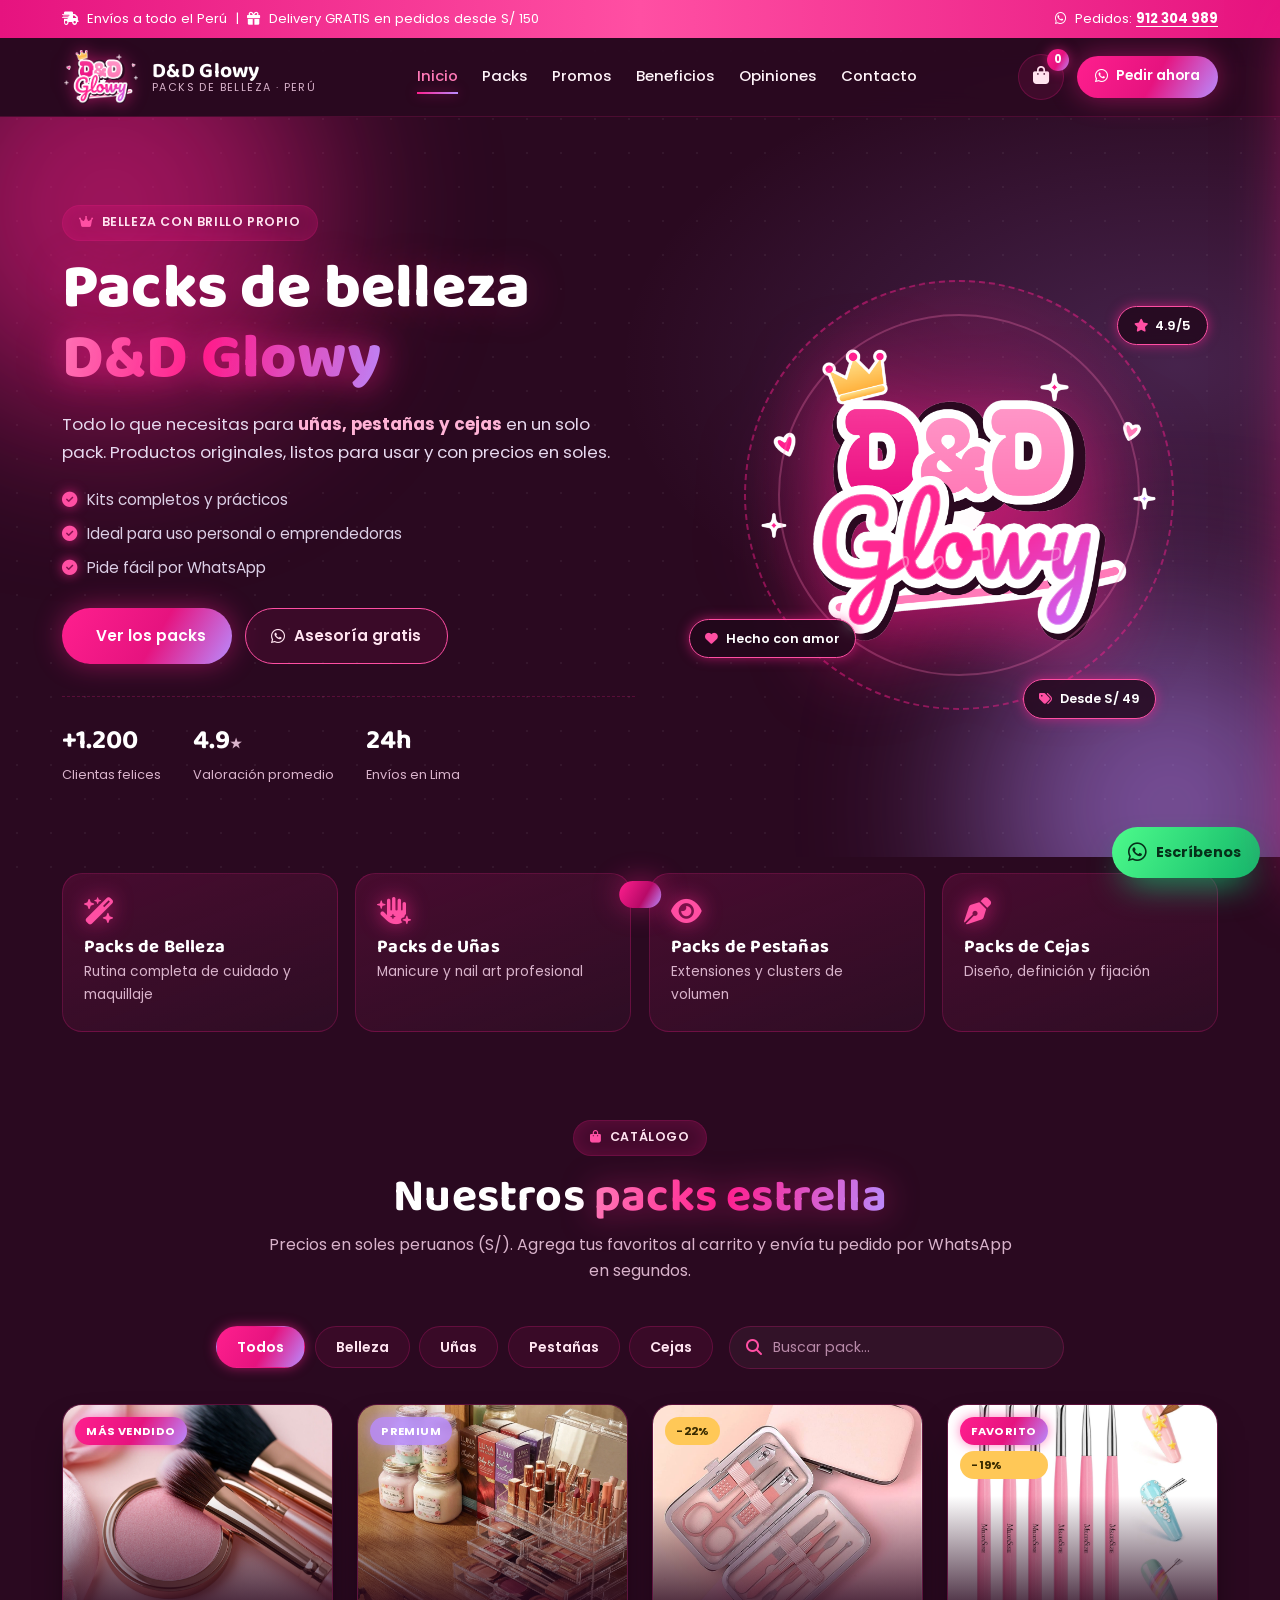
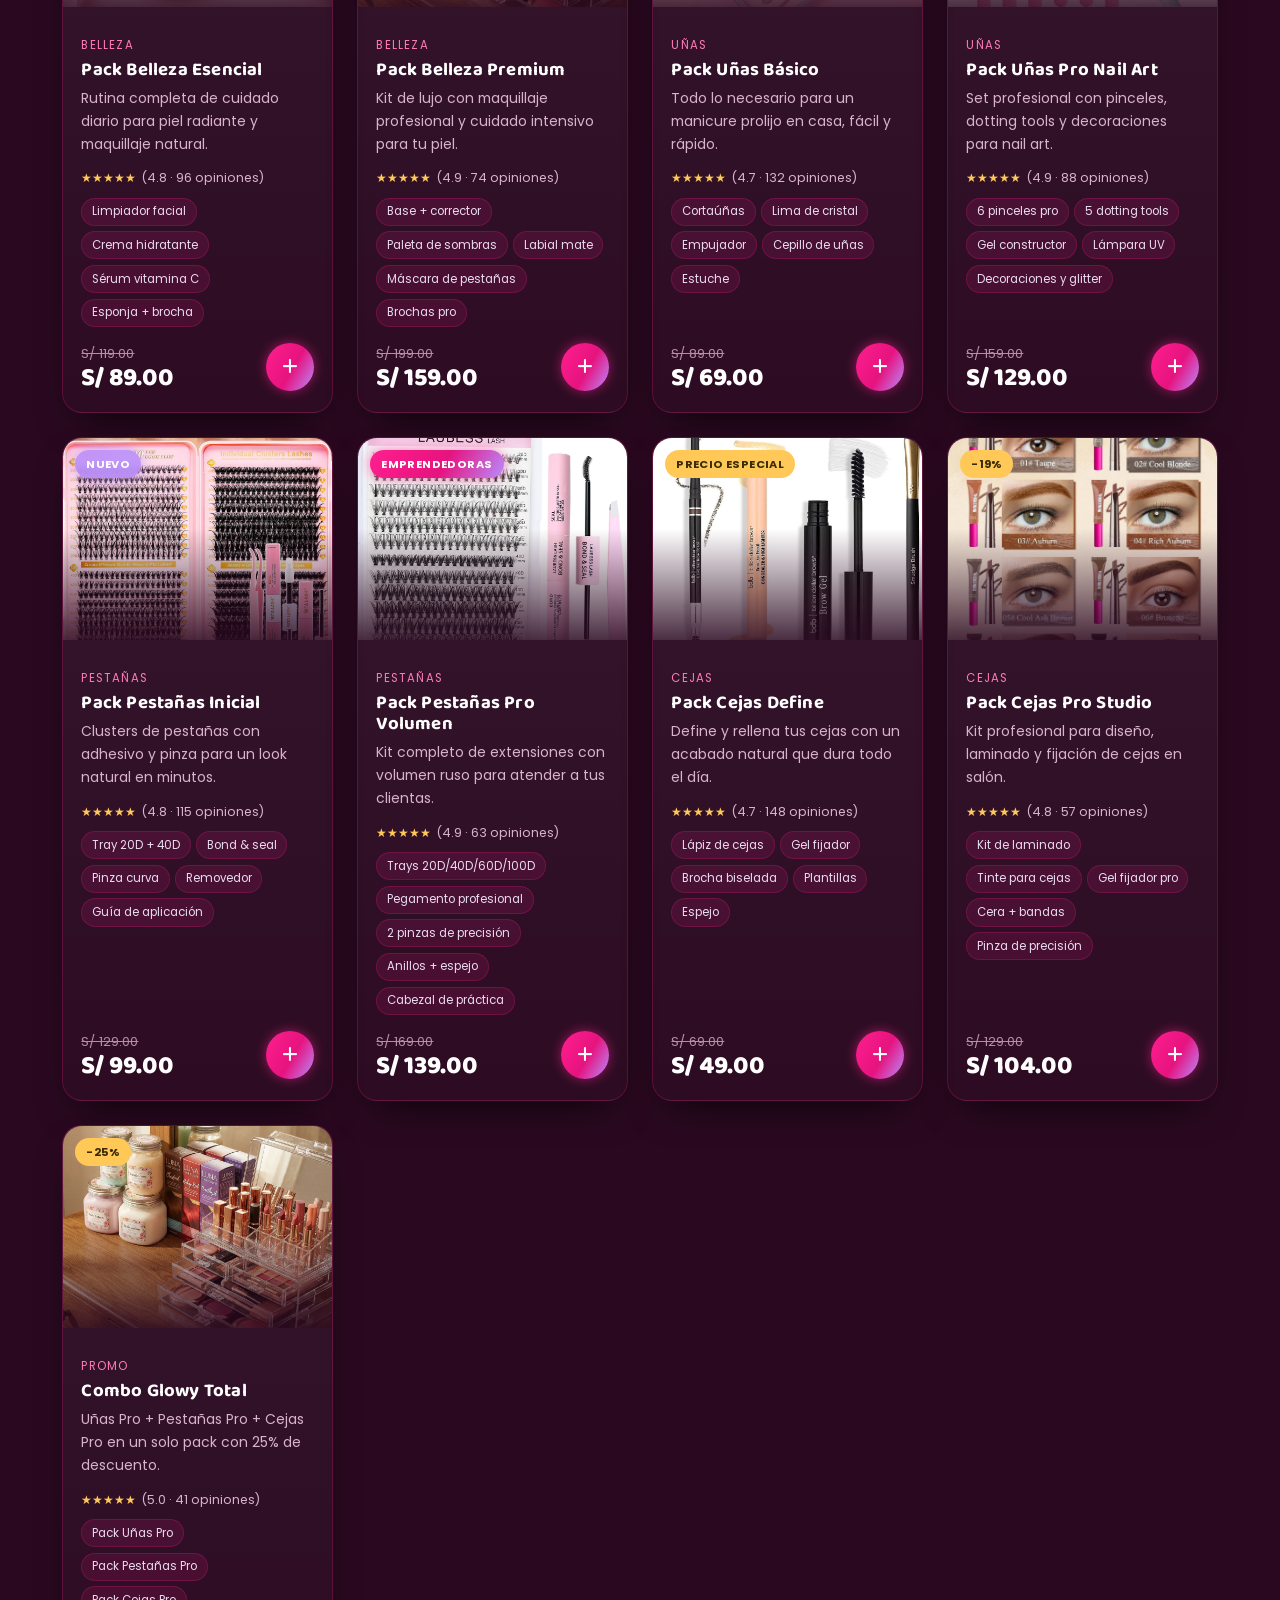
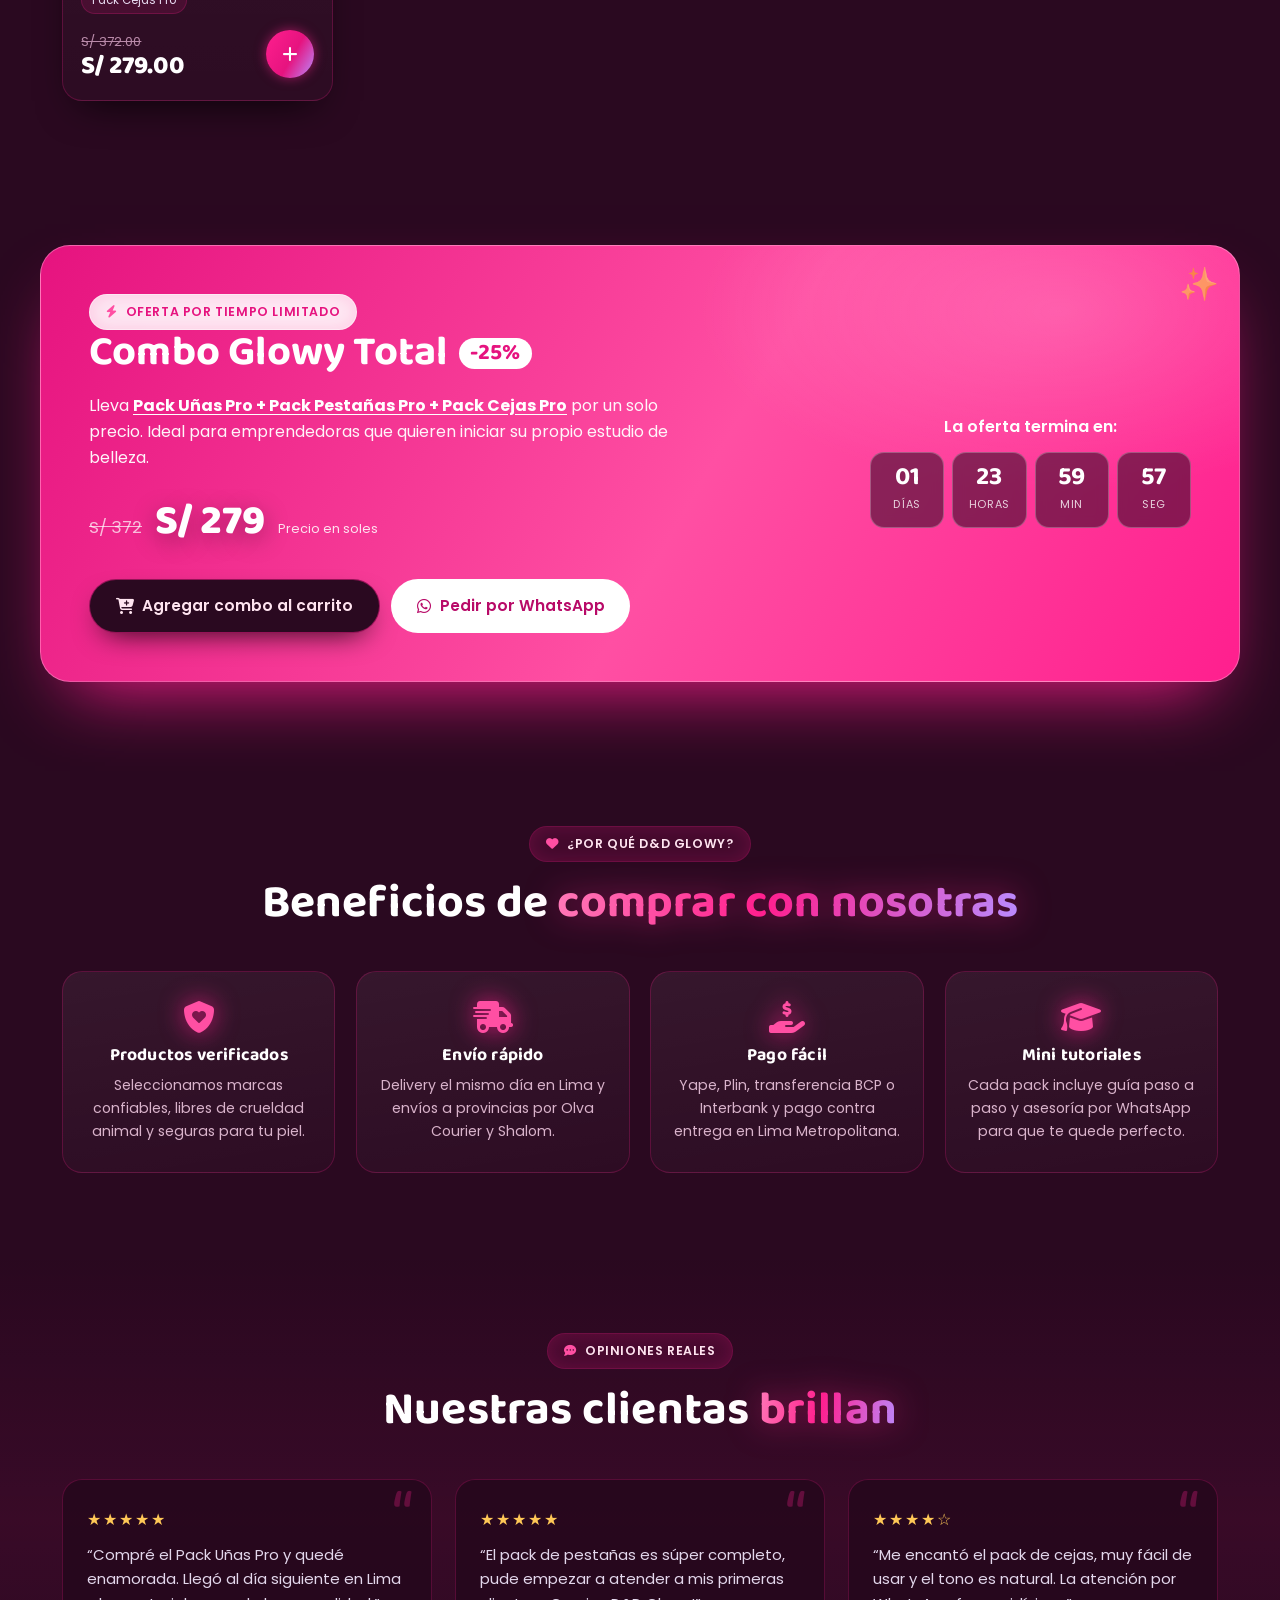
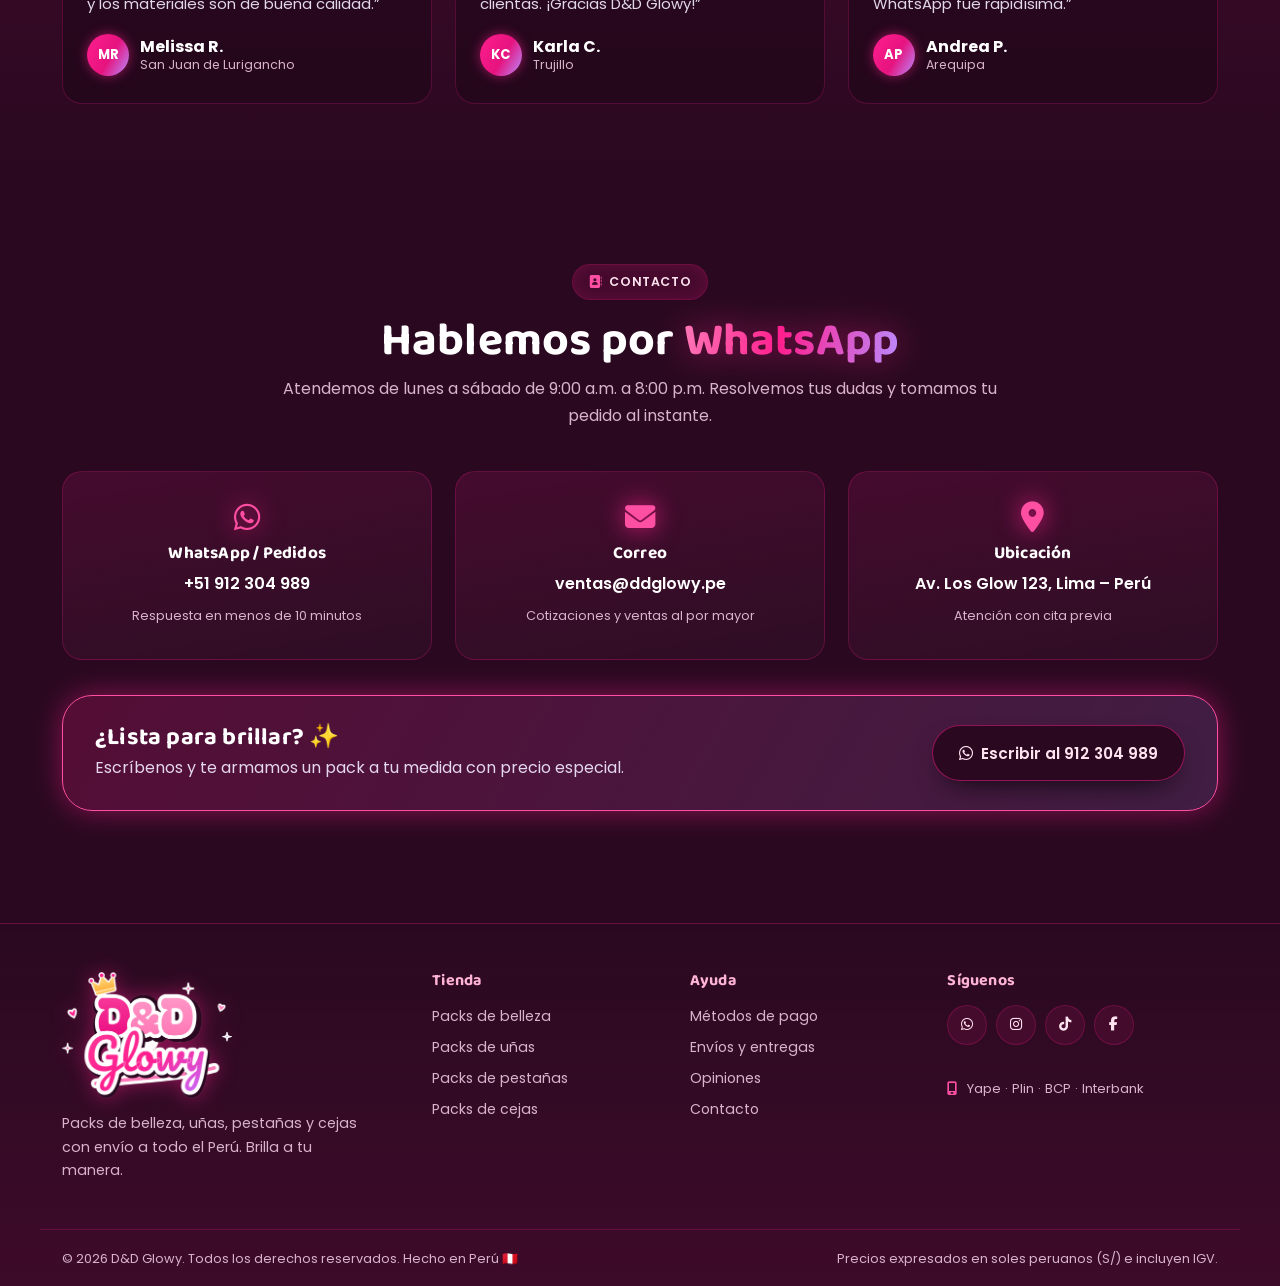
<file: index.html>
<!DOCTYPE html>
<html lang="es">
<head>
  <meta charset="UTF-8" />
  <meta name="viewport" content="width=device-width, initial-scale=1.0" />
  <title>D&D Glowy | Packs de Belleza, Uñas, Pestañas y Cejas en Perú</title>
  <meta name="description" content="D&D Glowy - Tienda de packs de belleza en Perú. Packs para uñas, pestañas y cejas con envío a todo el país. Precios en soles. Pide por WhatsApp 912304989." />
  <meta name="theme-color" content="#2A0920" />
  <link rel="icon" href="images/logo-dd-glowy.png" />

  <!-- Tipografías -->
  <link rel="preconnect" href="https://fonts.googleapis.com" />
  <link rel="preconnect" href="https://fonts.gstatic.com" crossorigin />
  <link href="https://fonts.googleapis.com/css2?family=Baloo+2:wght@500;600;700;800&family=Poppins:wght@300;400;500;600;700&display=swap" rel="stylesheet" />

  <!-- Iconos -->
  <link rel="stylesheet" href="https://cdn.jsdelivr.net/npm/@fortawesome/fontawesome-free@6.4.0/css/all.min.css" />

  <!-- Animaciones al hacer scroll -->
  <link rel="stylesheet" href="https://cdn.jsdelivr.net/npm/aos@2.3.4/dist/aos.css" />

  <!-- Estilos propios -->
  <link rel="stylesheet" href="css/style.css" />
</head>
<body>

  <!-- ================= BARRA SUPERIOR ================= -->
  <div class="topbar" id="topbar">
    <div class="container topbar__inner">
      <p><i class="fa-solid fa-truck-fast"></i> Envíos a todo el Perú &nbsp;|&nbsp; <i class="fa-solid fa-gift"></i> Delivery GRATIS en pedidos desde S/ 150</p>
      <p class="topbar__phone"><i class="fa-brands fa-whatsapp"></i> Pedidos: <a href="https://wa.me/51912304989" target="_blank" rel="noopener">912 304 989</a></p>
    </div>
  </div>

  <!-- ================= ENCABEZADO ================= -->
  <header class="header" id="header">
    <div class="container header__inner">
      <a href="#inicio" class="brand" aria-label="D&D Glowy - Inicio">
        <img src="images/logo-dd-glowy.png" alt="Logotipo de D&D Glowy" class="brand__logo" />
        <span class="brand__text">
          <strong>D&amp;D Glowy</strong>
          <small>Packs de belleza · Perú</small>
        </span>
      </a>

      <nav class="nav" id="nav" aria-label="Navegación principal">
        <a href="#inicio" class="nav__link">Inicio</a>
        <a href="#packs" class="nav__link">Packs</a>
        <a href="#promos" class="nav__link">Promos</a>
        <a href="#beneficios" class="nav__link">Beneficios</a>
        <a href="#opiniones" class="nav__link">Opiniones</a>
        <a href="#contacto" class="nav__link">Contacto</a>
      </nav>

      <div class="header__actions">
        <button class="cart-btn" id="cart-open" aria-label="Abrir carrito de compras">
          <i class="fa-solid fa-bag-shopping"></i>
          <span class="cart-btn__count" id="cart-count">0</span>
        </button>
        <a href="https://wa.me/51912304989?text=Hola%20D%26D%20Glowy%2C%20quiero%20informaci%C3%B3n%20de%20sus%20packs%20de%20belleza%20%E2%9C%A8" target="_blank" rel="noopener" class="btn btn--primary btn--sm">
          <i class="fa-brands fa-whatsapp"></i> Pedir ahora
        </a>
        <button class="burger" id="burger" aria-label="Abrir menú" aria-expanded="false">
          <span></span><span></span><span></span>
        </button>
      </div>
    </div>
  </header>

  <main>
    <!-- ================= HERO ================= -->
    <section class="hero" id="inicio">
      <div class="hero__glow hero__glow--one" aria-hidden="true"></div>
      <div class="hero__glow hero__glow--two" aria-hidden="true"></div>
      <div class="container hero__inner">
        <div class="hero__content" data-aos="fade-right">
          <span class="chip"><i class="fa-solid fa-crown"></i> Belleza con brillo propio</span>
          <h1 class="hero__title">
            Packs de belleza <span class="text-glow">D&amp;D Glowy</span>
          </h1>
          <p class="hero__lead">
            Todo lo que necesitas para <strong>uñas, pestañas y cejas</strong> en un solo pack.
            Productos originales, listos para usar y con precios en soles.
          </p>
          <ul class="hero__list">
            <li><i class="fa-solid fa-circle-check"></i> Kits completos y prácticos</li>
            <li><i class="fa-solid fa-circle-check"></i> Ideal para uso personal o emprendedoras</li>
            <li><i class="fa-solid fa-circle-check"></i> Pide fácil por WhatsApp</li>
          </ul>
          <div class="hero__cta">
            <a href="#packs" class="btn btn--primary"><i class="fa-solid fa-sparkles"></i> Ver los packs</a>
            <a href="https://wa.me/51912304989?text=Hola%20D%26D%20Glowy%2C%20quiero%20asesor%C3%ADa%20para%20elegir%20mi%20pack%20%E2%9C%A8" target="_blank" rel="noopener" class="btn btn--ghost">
              <i class="fa-brands fa-whatsapp"></i> Asesoría gratis
            </a>
          </div>
          <div class="hero__stats">
            <div><strong>+1.200</strong><span>Clientas felices</span></div>
            <div><strong>4.9<span class="star">★</span></strong><span>Valoración promedio</span></div>
            <div><strong>24h</strong><span>Envíos en Lima</span></div>
          </div>
        </div>

        <div class="hero__art" data-aos="zoom-in">
          <div class="hero__logo-wrap">
            <img src="images/logo-dd-glowy.png" alt="Logo D&D Glowy con corona rosa" class="hero__logo" />
          </div>
          <span class="float-tag float-tag--1"><i class="fa-solid fa-star"></i> 4.9/5</span>
          <span class="float-tag float-tag--2"><i class="fa-solid fa-heart"></i> Hecho con amor</span>
          <span class="float-tag float-tag--3"><i class="fa-solid fa-tags"></i> Desde S/ 49</span>
        </div>
      </div>
    </section>

    <!-- ================= FRANJA DE CATEGORÍAS ================= -->
    <section class="categories">
      <div class="container categories__grid">
        <article class="cat-card" data-filter="belleza" data-aos="fade-up">
          <i class="fa-solid fa-wand-magic-sparkles"></i>
          <h3>Packs de Belleza</h3>
          <p>Rutina completa de cuidado y maquillaje</p>
        </article>
        <article class="cat-card" data-filter="unas" data-aos="fade-up" data-aos-delay="80">
          <i class="fa-solid fa-hand-sparkles"></i>
          <h3>Packs de Uñas</h3>
          <p>Manicure y nail art profesional</p>
        </article>
        <article class="cat-card" data-filter="pestanas" data-aos="fade-up" data-aos-delay="160">
          <i class="fa-solid fa-eye"></i>
          <h3>Packs de Pestañas</h3>
          <p>Extensiones y clusters de volumen</p>
        </article>
        <article class="cat-card" data-filter="cejas" data-aos="fade-up" data-aos-delay="240">
          <i class="fa-solid fa-pen-nib"></i>
          <h3>Packs de Cejas</h3>
          <p>Diseño, definición y fijación</p>
        </article>
      </div>
    </section>

    <!-- ================= CATÁLOGO DE PACKS ================= -->
    <section class="section" id="packs">
      <div class="container">
        <header class="section__head" data-aos="fade-up">
          <span class="chip"><i class="fa-solid fa-bag-shopping"></i> Catálogo</span>
          <h2 class="section__title">Nuestros <span class="text-glow">packs estrella</span></h2>
          <p class="section__sub">Precios en soles peruanos (S/). Agrega tus favoritos al carrito y envía tu pedido por WhatsApp en segundos.</p>
        </header>

        <!-- Filtros -->
        <div class="filters" id="filters" data-aos="fade-up">
          <button class="filter is-active" data-filter="todos">Todos</button>
          <button class="filter" data-filter="belleza">Belleza</button>
          <button class="filter" data-filter="unas">Uñas</button>
          <button class="filter" data-filter="pestanas">Pestañas</button>
          <button class="filter" data-filter="cejas">Cejas</button>
          <div class="filters__search">
            <i class="fa-solid fa-magnifying-glass"></i>
            <input type="search" id="search-input" placeholder="Buscar pack..." aria-label="Buscar pack" />
          </div>
        </div>

        <!-- Grilla de productos -->
        <div class="grid-products" id="products-grid" aria-live="polite"></div>
        <p class="empty-state" id="empty-state" hidden>
          <i class="fa-solid fa-face-sad-tear"></i> No encontramos packs con ese nombre. Escríbenos y lo conseguimos para ti.
        </p>
      </div>
    </section>

    <!-- ================= PROMO + CUENTA REGRESIVA ================= -->
    <section class="promo" id="promos">
      <div class="container promo__inner" data-aos="zoom-in">
        <div class="promo__text">
          <span class="chip chip--light"><i class="fa-solid fa-bolt"></i> Oferta por tiempo limitado</span>
          <h2>Combo Glowy Total <span class="promo__off">-25%</span></h2>
          <p>Lleva <strong>Pack Uñas Pro + Pack Pestañas Pro + Pack Cejas Pro</strong> por un solo precio. Ideal para emprendedoras que quieren iniciar su propio estudio de belleza.</p>
          <p class="promo__price">
            <span class="price-old">S/ 372</span>
            <span class="price-new">S/ 279</span>
            <small>Precio en soles</small>
          </p>
          <div class="promo__cta">
            <button class="btn btn--dark" id="add-combo"><i class="fa-solid fa-cart-plus"></i> Agregar combo al carrito</button>
            <a href="https://wa.me/51912304989?text=Hola%20D%26D%20Glowy%2C%20quiero%20el%20Combo%20Glowy%20Total%20(S%2F%20279)%20%E2%9C%A8" target="_blank" rel="noopener" class="btn btn--light">
              <i class="fa-brands fa-whatsapp"></i> Pedir por WhatsApp
            </a>
          </div>
        </div>
        <div class="promo__timer">
          <p>La oferta termina en:</p>
          <div class="timer" id="timer">
            <div><strong id="t-days">00</strong><span>Días</span></div>
            <div><strong id="t-hours">00</strong><span>Horas</span></div>
            <div><strong id="t-mins">00</strong><span>Min</span></div>
            <div><strong id="t-secs">00</strong><span>Seg</span></div>
          </div>
        </div>
      </div>
    </section>

    <!-- ================= BENEFICIOS ================= -->
    <section class="section" id="beneficios">
      <div class="container">
        <header class="section__head" data-aos="fade-up">
          <span class="chip"><i class="fa-solid fa-heart"></i> ¿Por qué D&amp;D Glowy?</span>
          <h2 class="section__title">Beneficios de <span class="text-glow">comprar con nosotras</span></h2>
        </header>
        <div class="benefits">
          <article class="benefit" data-aos="fade-up">
            <i class="fa-solid fa-shield-heart"></i>
            <h3>Productos verificados</h3>
            <p>Seleccionamos marcas confiables, libres de crueldad animal y seguras para tu piel.</p>
          </article>
          <article class="benefit" data-aos="fade-up" data-aos-delay="80">
            <i class="fa-solid fa-truck-fast"></i>
            <h3>Envío rápido</h3>
            <p>Delivery el mismo día en Lima y envíos a provincias por Olva Courier y Shalom.</p>
          </article>
          <article class="benefit" data-aos="fade-up" data-aos-delay="160">
            <i class="fa-solid fa-hand-holding-dollar"></i>
            <h3>Pago fácil</h3>
            <p>Yape, Plin, transferencia BCP o Interbank y pago contra entrega en Lima Metropolitana.</p>
          </article>
          <article class="benefit" data-aos="fade-up" data-aos-delay="240">
            <i class="fa-solid fa-graduation-cap"></i>
            <h3>Mini tutoriales</h3>
            <p>Cada pack incluye guía paso a paso y asesoría por WhatsApp para que te quede perfecto.</p>
          </article>
        </div>
      </div>
    </section>

    <!-- ================= OPINIONES ================= -->
    <section class="section section--alt" id="opiniones">
      <div class="container">
        <header class="section__head" data-aos="fade-up">
          <span class="chip"><i class="fa-solid fa-comment-dots"></i> Opiniones reales</span>
          <h2 class="section__title">Nuestras clientas <span class="text-glow">brillan</span></h2>
        </header>
        <div class="testimonials">
          <article class="testimonial" data-aos="fade-up">
            <div class="testimonial__stars">★★★★★</div>
            <p>“Compré el Pack Uñas Pro y quedé enamorada. Llegó al día siguiente en Lima y los materiales son de buena calidad.”</p>
            <footer><span class="avatar">MR</span><span><strong>Melissa R.</strong><small>San Juan de Lurigancho</small></span></footer>
          </article>
          <article class="testimonial" data-aos="fade-up" data-aos-delay="80">
            <div class="testimonial__stars">★★★★★</div>
            <p>“El pack de pestañas es súper completo, pude empezar a atender a mis primeras clientas. ¡Gracias D&amp;D Glowy!”</p>
            <footer><span class="avatar">KC</span><span><strong>Karla C.</strong><small>Trujillo</small></span></footer>
          </article>
          <article class="testimonial" data-aos="fade-up" data-aos-delay="160">
            <div class="testimonial__stars">★★★★☆</div>
            <p>“Me encantó el pack de cejas, muy fácil de usar y el tono es natural. La atención por WhatsApp fue rapidísima.”</p>
            <footer><span class="avatar">AP</span><span><strong>Andrea P.</strong><small>Arequipa</small></span></footer>
          </article>
        </div>
      </div>
    </section>

    <!-- ================= CONTACTO ================= -->
    <section class="section" id="contacto">
      <div class="container">
        <header class="section__head" data-aos="fade-up">
          <span class="chip"><i class="fa-solid fa-address-book"></i> Contacto</span>
          <h2 class="section__title">Hablemos por <span class="text-glow">WhatsApp</span></h2>
          <p class="section__sub">Atendemos de lunes a sábado de 9:00 a.m. a 8:00 p.m. Resolvemos tus dudas y tomamos tu pedido al instante.</p>
        </header>

        <div class="contact">
          <article class="contact__card" data-aos="fade-up">
            <i class="fa-brands fa-whatsapp"></i>
            <h3>WhatsApp / Pedidos</h3>
            <p><a href="https://wa.me/51912304989" target="_blank" rel="noopener">+51 912 304 989</a></p>
            <small>Respuesta en menos de 10 minutos</small>
          </article>
          <article class="contact__card" data-aos="fade-up" data-aos-delay="80">
            <i class="fa-solid fa-envelope"></i>
            <h3>Correo</h3>
            <p><a href="mailto:ventas@ddglowy.pe">ventas@ddglowy.pe</a></p>
            <small>Cotizaciones y ventas al por mayor</small>
          </article>
          <article class="contact__card" data-aos="fade-up" data-aos-delay="160">
            <i class="fa-solid fa-location-dot"></i>
            <h3>Ubicación</h3>
            <p>Av. Los Glow 123, Lima – Perú</p>
            <small>Atención con cita previa</small>
          </article>
        </div>

        <div class="contact__banner" id="como-comprar" data-aos="zoom-in">
          <div>
            <h3>¿Lista para brillar? ✨</h3>
            <p>Escríbenos y te armamos un pack a tu medida con precio especial.</p>
          </div>
          <a href="https://wa.me/51912304989?text=Hola%20D%26D%20Glowy%2C%20quiero%20armar%20mi%20pack%20personalizado%20%E2%9C%A8" target="_blank" rel="noopener" class="btn btn--dark">
            <i class="fa-brands fa-whatsapp"></i> Escribir al 912 304 989
          </a>
        </div>
      </div>
    </section>
  </main>

  <!-- ================= PIE DE PÁGINA ================= -->
  <footer class="footer">
    <div class="container footer__inner">
      <div class="footer__brand">
        <img src="images/logo-dd-glowy.png" alt="D&D Glowy" />
        <p>Packs de belleza, uñas, pestañas y cejas con envío a todo el Perú. Brilla a tu manera.</p>
      </div>
      <nav class="footer__col" aria-label="Enlaces de la tienda">
        <h4>Tienda</h4>
        <a href="#packs">Packs de belleza</a>
        <a href="#packs">Packs de uñas</a>
        <a href="#packs">Packs de pestañas</a>
        <a href="#packs">Packs de cejas</a>
      </nav>
      <nav class="footer__col" aria-label="Enlaces de ayuda">
        <h4>Ayuda</h4>
        <a href="#beneficios">Métodos de pago</a>
        <a href="#beneficios">Envíos y entregas</a>
        <a href="#opiniones">Opiniones</a>
        <a href="#contacto">Contacto</a>
      </nav>
      <div class="footer__col">
        <h4>Síguenos</h4>
        <div class="socials">
          <a href="https://wa.me/51912304989" target="_blank" rel="noopener" aria-label="WhatsApp"><i class="fa-brands fa-whatsapp"></i></a>
          <a href="#contacto" aria-label="Instagram"><i class="fa-brands fa-instagram"></i></a>
          <a href="#contacto" aria-label="TikTok"><i class="fa-brands fa-tiktok"></i></a>
          <a href="#contacto" aria-label="Facebook"><i class="fa-brands fa-facebook-f"></i></a>
        </div>
        <p class="footer__pay"><i class="fa-solid fa-mobile-screen"></i> Yape · Plin · BCP · Interbank</p>
      </div>
    </div>
    <div class="container footer__bottom">
      <p>© <span id="year"></span> D&amp;D Glowy. Todos los derechos reservados. Hecho en Perú 🇵🇪</p>
      <p>Precios expresados en soles peruanos (S/) e incluyen IGV.</p>
    </div>
  </footer>

  <!-- ================= BOTÓN FLOTANTE WHATSAPP ================= -->
  <a href="https://wa.me/51912304989?text=Hola%20D%26D%20Glowy%2C%20quiero%20hacer%20un%20pedido%20%E2%9C%A8" target="_blank" rel="noopener" class="whatsapp-float" aria-label="Escribir por WhatsApp">
    <i class="fa-brands fa-whatsapp"></i>
    <span>Escríbenos</span>
  </a>

  <!-- ================= CARRITO LATERAL ================= -->
  <div class="cart-overlay" id="cart-overlay" hidden></div>
  <aside class="cart" id="cart" aria-label="Carrito de compras" aria-hidden="true">
    <header class="cart__head">
      <h2><i class="fa-solid fa-bag-shopping"></i> Tu carrito</h2>
      <button class="cart__close" id="cart-close" aria-label="Cerrar carrito"><i class="fa-solid fa-xmark"></i></button>
    </header>
    <div class="cart__body" id="cart-items"></div>
    <footer class="cart__foot">
      <div class="cart__row"><span>Subtotal</span><strong id="cart-subtotal">S/ 0.00</strong></div>
      <div class="cart__row"><span>Envío</span><strong id="cart-shipping">Por calcular</strong></div>
      <div class="cart__row cart__row--total"><span>Total</span><strong id="cart-total">S/ 0.00</strong></div>
      <label class="cart__field">
        <span>Tu nombre <em class="req">*</em></span>
        <input type="text" id="customer-name" placeholder="Ej. Melissa Rojas" />
      </label>
      <label class="cart__field">
        <span>Distrito / Ciudad de entrega <em class="req">*</em></span>
        <input type="text" id="customer-place" placeholder="Ej. San Juan de Lurigancho, Lima" />
      </label>
      <button class="btn btn--whatsapp btn--block" id="send-order">
        <i class="fa-brands fa-whatsapp"></i> Finalizar compra por WhatsApp
      </button>
      <button class="cart__clear" id="clear-cart"><i class="fa-solid fa-trash-can"></i> Vaciar carrito</button>
      <p class="cart__note">Al finalizar, se abrirá WhatsApp con el detalle de tu pedido listo para confirmar.</p>
    </footer>
  </aside>

  <!-- ================= VENTANA DE CONFIRMACIÓN ================= -->
  <div class="modal-overlay" id="modal-overlay" hidden>
    <div class="modal" role="dialog" aria-modal="true" aria-labelledby="modal-title">
      <span class="modal__icon"><i class="fa-solid fa-circle-check"></i></span>
      <h2 id="modal-title">¡Pedido listo! ✨</h2>
      <p>Se abrió <strong>WhatsApp</strong> con el detalle de tu pedido. Envíanos el mensaje para <strong>finalizar la compra</strong> y coordinamos tu entrega.</p>
      <div class="modal__actions">
        <a class="btn btn--whatsapp" id="modal-wa" href="https://wa.me/51912304989" target="_blank" rel="noopener">
          <i class="fa-brands fa-whatsapp"></i> Abrir WhatsApp de nuevo
        </a>
        <button class="btn btn--ghost" id="modal-close"><i class="fa-solid fa-check"></i> Entendido</button>
      </div>
    </div>
  </div>

  <!-- Aviso flotante -->
  <div class="toast" id="toast" role="status" aria-live="polite"></div>

  <!-- Botón volver arriba -->
  <button class="to-top" id="to-top" aria-label="Volver arriba"><i class="fa-solid fa-arrow-up"></i></button>

  <!-- ================= SCRIPTS ================= -->
  <script src="https://cdn.jsdelivr.net/npm/aos@2.3.4/dist/aos.js"></script>
  <script src="js/products.js"></script>
  <script src="js/main.js"></script>
</body>
</html>
</file>
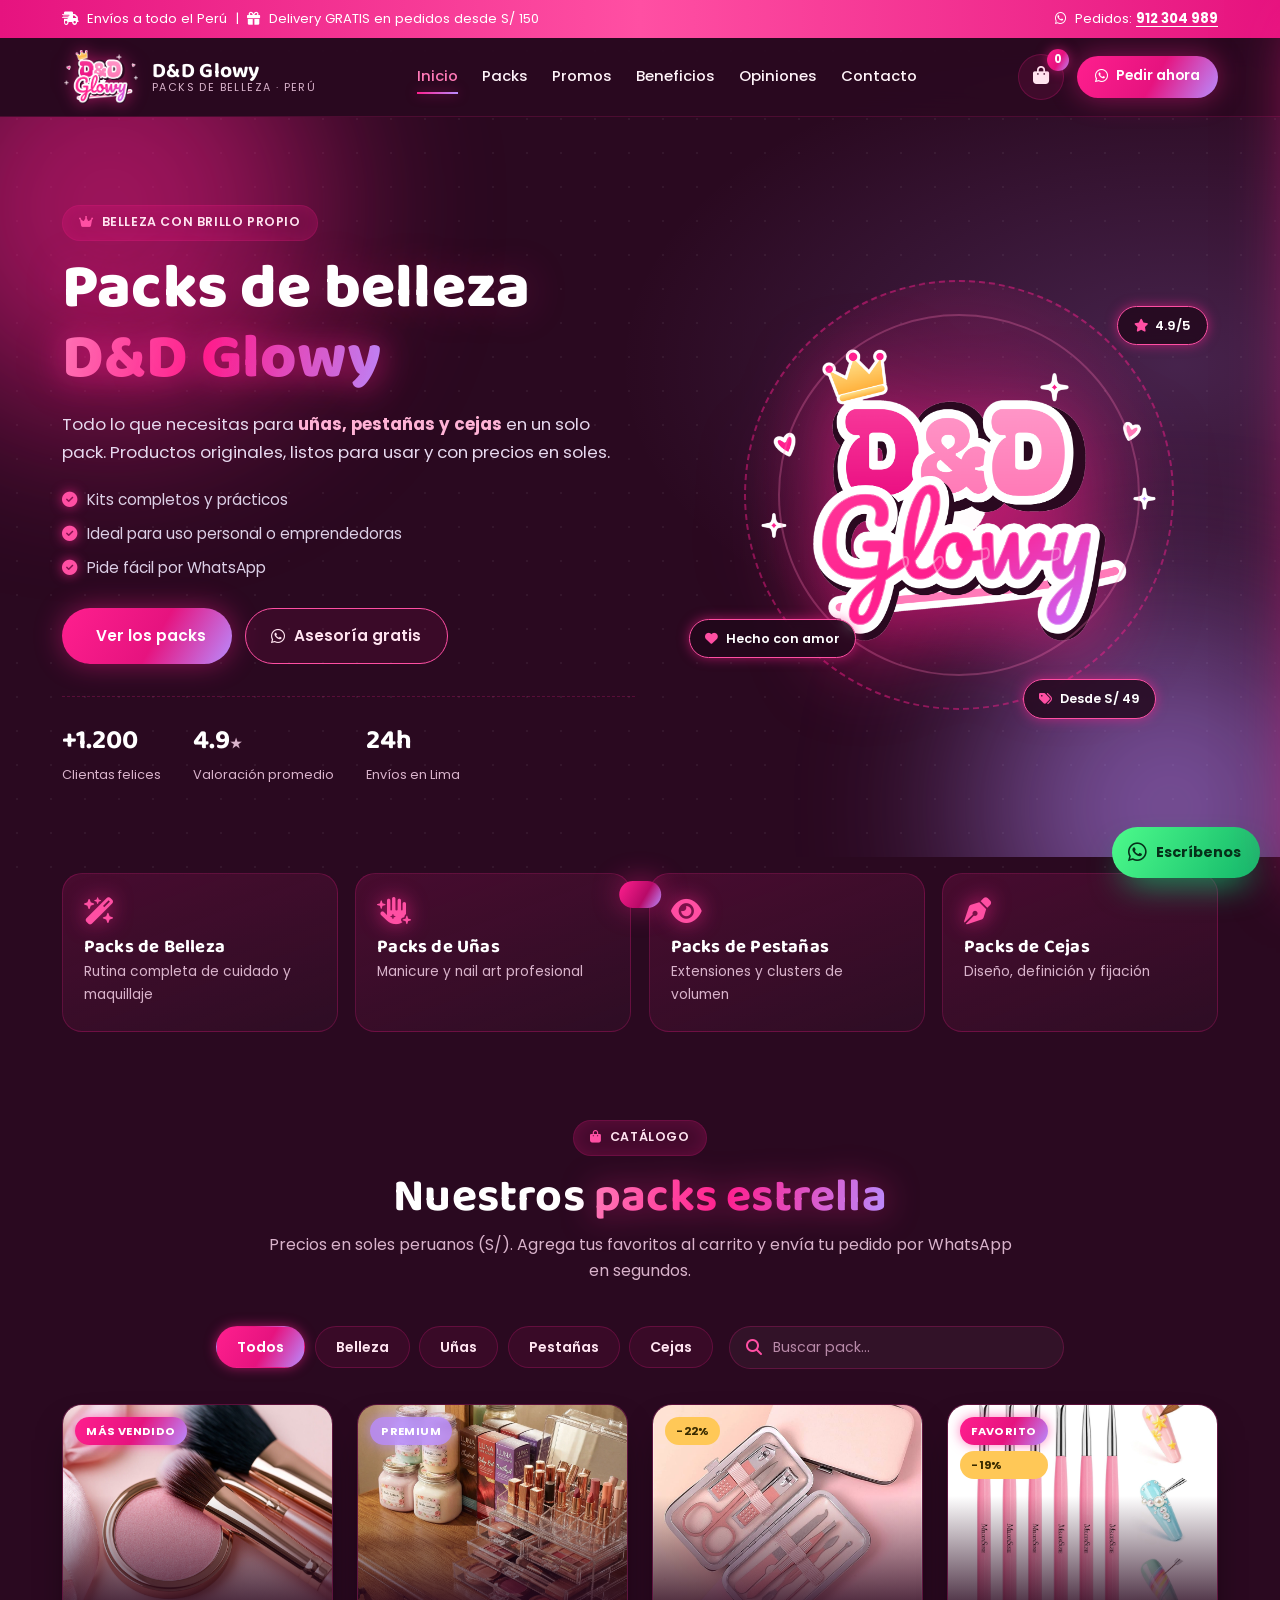
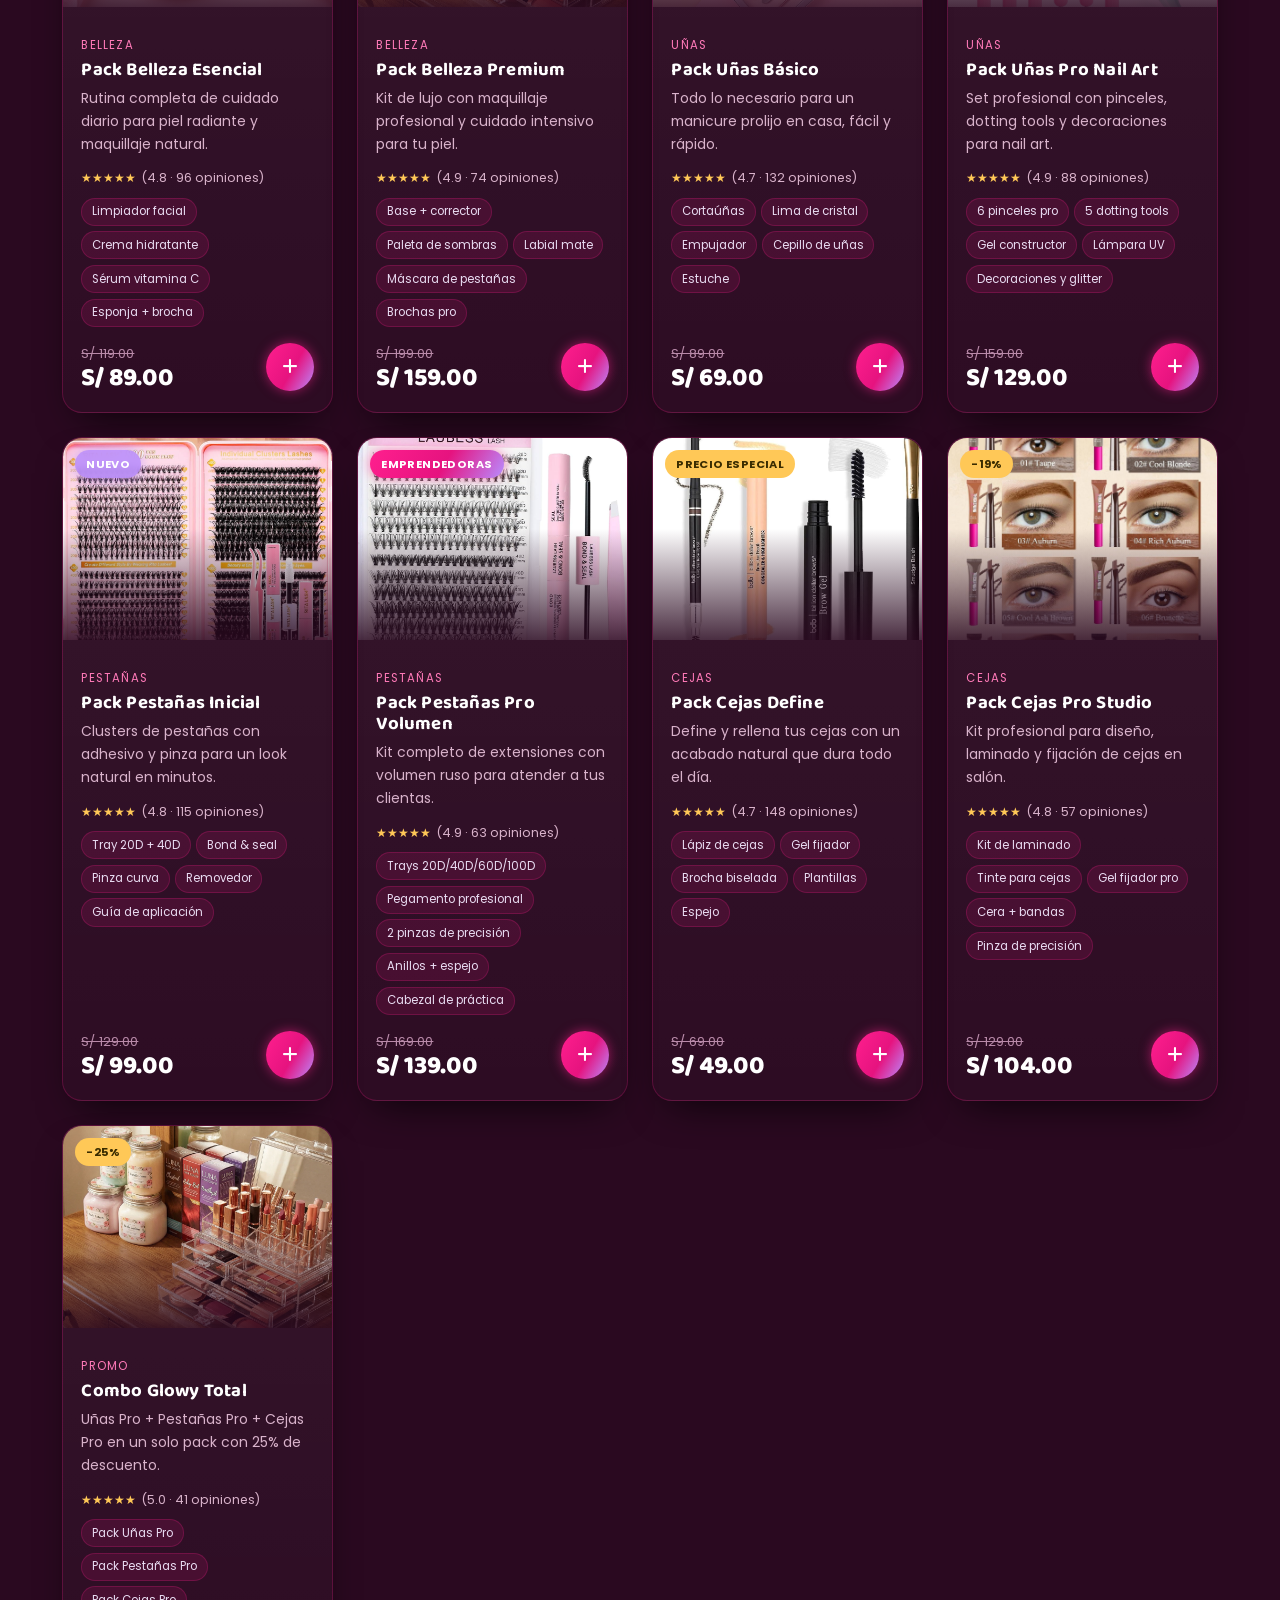
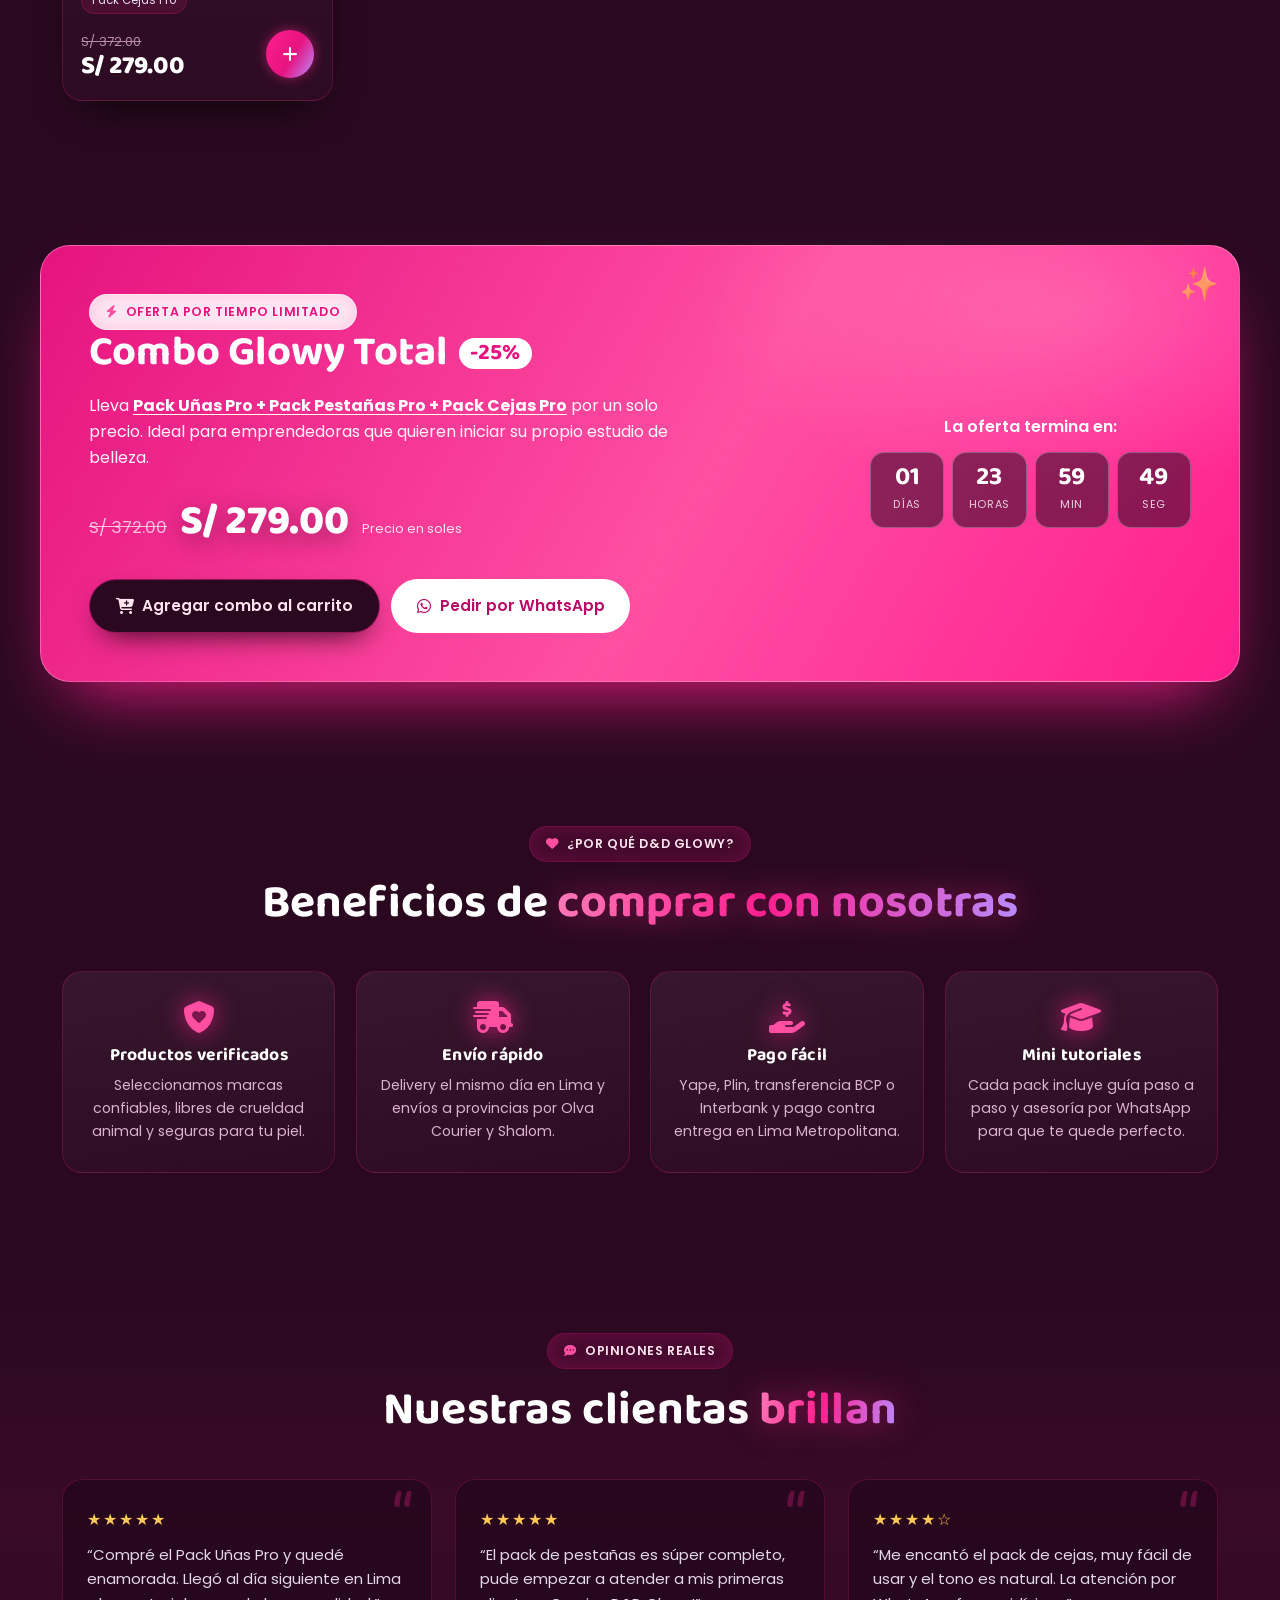
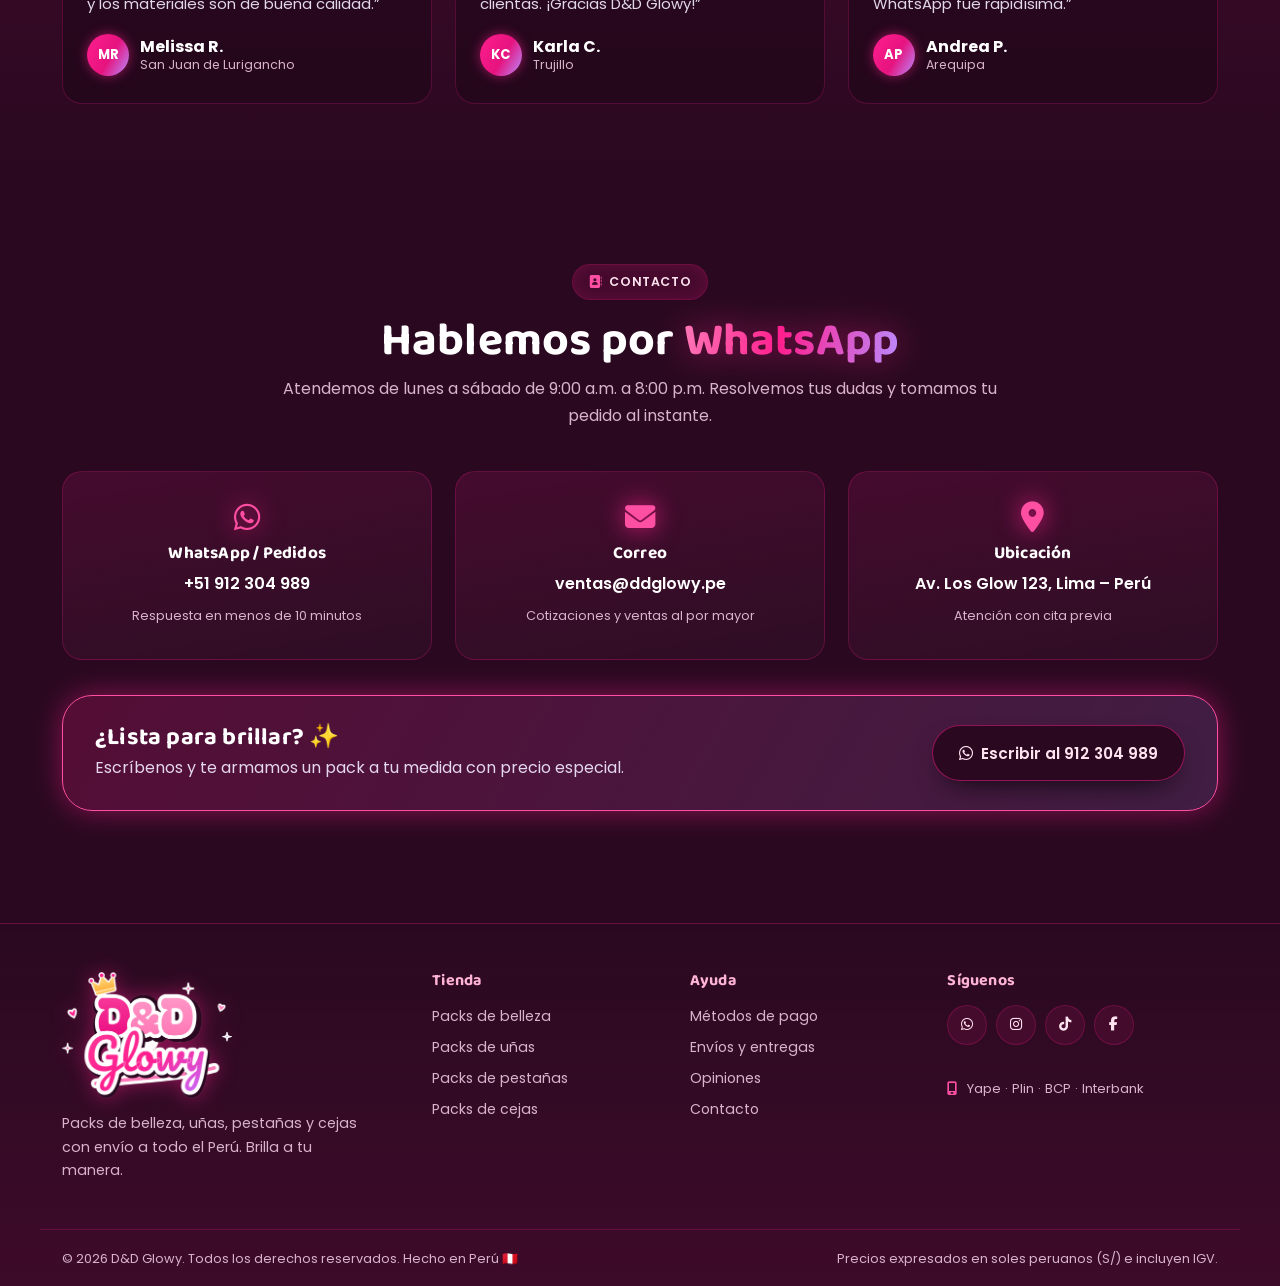
<file: dd-glowy-tienda.html>
<!DOCTYPE html>
<html lang="es">
<head>
<meta charset="UTF-8" />
<meta name="viewport" content="width=device-width, initial-scale=1.0" />
<title>D&D Glowy | Packs de Belleza, Uñas, Pestañas y Cejas en Perú</title>
<meta name="description" content="D&D Glowy - Tienda de packs de belleza en Perú. Packs para uñas, pestañas y cejas con envío a todo el país. Precios en soles. Pide por WhatsApp 912304989." />
<meta name="theme-color" content="#2A0920" />
<link rel="icon" href="images/logo-dd-glowy.png" />
<link rel="preconnect" href="https://fonts.googleapis.com" />
<link rel="preconnect" href="https://fonts.gstatic.com" crossorigin />
<link href="https://fonts.googleapis.com/css2?family=Baloo+2:wght@500;600;700;800&family=Poppins:wght@300;400;500;600;700&display=swap" rel="stylesheet" />
<link rel="stylesheet" href="https://cdn.jsdelivr.net/npm/@fortawesome/fontawesome-free@6.4.0/css/all.min.css" />
<link rel="stylesheet" href="https://cdn.jsdelivr.net/npm/aos@2.3.4/dist/aos.css" />
<style>
/* ============================================================
   D&D GLOWY · Estilos (todo en un solo archivo)
   Tema: "Glow Pink" — rosa, lila y dorado del logotipo + fondo ciruela
   ============================================================ */
:root{
  --pink-50: #fff4f9;--pink-100: #FFE4F0;--pink-200: #ffb3d6;--pink-300: #FF7AB8;
  --pink-400: #ff4fa3;--pink-500: #FF1F8E;--pink-600: #e6137f;--pink-700: #b80a68;
  --lilac: #B98CFF;
  --lilac-300: #d3b8ff;
  --gold: #FFC857;
  --plum: #2A0920;
  --ink-900: #2A0920;--ink-800: #340d29;--ink-700: #3f1432;--ink-600: #4b1c3d;--ink-500: #5c2549;
  --white:#ffffff;--muted:#d9b3cb;--line:rgba(255,31,142,.22);
  --glow-sm:0 0 12px rgba(255,31,142,.55);--glow-md:0 0 28px rgba(255,31,142,.45);--glow-lg:0 0 60px rgba(255,31,142,.35);
  --radius-sm:12px;--radius:20px;--radius-lg:30px;
  --font-display:"Baloo 2","Trebuchet MS",sans-serif;--font-body:"Poppins","Segoe UI",sans-serif;
  --shadow-card:0 18px 40px -18px rgba(0,0,0,.85);--maxw:1200px;--header-h:78px;
}
*,*::before,*::after{box-sizing:border-box}
html{scroll-behavior:smooth;-webkit-text-size-adjust:100%}
body{margin:0;font-family:var(--font-body);font-size:16px;line-height:1.65;color:var(--white);
  background:radial-gradient(1100px 600px at 12% -8%,rgba(255,31,142,.22),transparent 60%),
  radial-gradient(900px 520px at 92% 6%, rgba(185,140,255,.20),transparent 62%),var(--ink-900);overflow-x:hidden}
body::before{content:"";position:fixed;inset:0;background-image:radial-gradient(rgba(255,255,255,.055) 1px,transparent 1px);background-size:34px 34px;pointer-events:none;z-index:0}
img{max-width:100%;display:block}
a{color:inherit;text-decoration:none}
button{font-family:inherit;cursor:pointer;border:0;background:none;color:inherit}
ul{margin:0;padding:0;list-style:none}
h1,h2,h3,h4{font-family:var(--font-display);line-height:1.12;margin:0 0 .5rem;letter-spacing:.2px}
::selection{background:var(--pink-500);color:#fff}
::-webkit-scrollbar{width:11px}
::-webkit-scrollbar-track{background:var(--ink-800)}
::-webkit-scrollbar-thumb{background:linear-gradient(var(--pink-500),var(--pink-700));border-radius:20px;border:2px solid var(--ink-800)}
.container{width:100%;max-width:var(--maxw);margin:0 auto;padding:0 22px;position:relative;z-index:1}
.text-glow{background:linear-gradient(100deg,var(--pink-300),var(--pink-500) 45%,var(--lilac));-webkit-background-clip:text;background-clip:text;color:transparent;filter:drop-shadow(0 0 16px rgba(255,31,142,.5))}
.chip{display:inline-flex;align-items:center;gap:.5rem;padding:.42rem 1rem;border-radius:999px;font-size:.78rem;font-weight:600;letter-spacing:.6px;text-transform:uppercase;color:var(--pink-100);background:rgba(255,31,142,.12);border:1px solid var(--line);box-shadow:inset 0 0 18px rgba(255,31,142,.16)}
.chip i{color:var(--pink-400)}
.chip--light{background:rgba(255,255,255,.9);color:var(--pink-600);border-color:transparent}
.btn{display:inline-flex;align-items:center;justify-content:center;gap:.55rem;padding:.9rem 1.6rem;border-radius:999px;font-weight:600;font-size:.96rem;transition:transform .25s ease,box-shadow .25s ease,background .25s ease,color .25s ease;white-space:nowrap;position:relative;overflow:hidden}
.btn i{font-size:1.05em}
.btn--sm{padding:.6rem 1.1rem;font-size:.86rem}
.btn--block{width:100%}
.btn--primary{color:#fff;background:linear-gradient(120deg,var(--pink-500),var(--pink-600) 55%,var(--lilac));box-shadow:var(--glow-md)}
.btn--primary:hover{transform:translateY(-3px) scale(1.02);box-shadow:var(--glow-lg)}
.btn--ghost{color:var(--pink-100);border:1.6px solid var(--pink-400);background:rgba(255,31,142,.08)}
.btn--ghost:hover{background:rgba(255,31,142,.2);transform:translateY(-3px)}
.btn--dark{color:var(--pink-100);background:var(--ink-900);border:1.6px solid rgba(255,31,142,.5);box-shadow:0 12px 30px -14px #000}
.btn--dark:hover{transform:translateY(-3px);box-shadow:var(--glow-md)}
.btn--light{color:var(--pink-700);background:#fff}
.btn--light:hover{transform:translateY(-3px);box-shadow:0 12px 30px -10px rgba(0,0,0,.6)}
.btn--whatsapp{color:#06301a;background:linear-gradient(120deg,#4dfb8b,#12b76a);box-shadow:0 14px 32px -14px rgba(18,183,106,.8)}
.btn--whatsapp:hover{transform:translateY(-3px);box-shadow:0 18px 40px -12px rgba(18,183,106,.9)}
.topbar{background:linear-gradient(90deg,var(--pink-600),var(--pink-400),var(--pink-600));color:#fff;font-size:.82rem;position:relative;z-index:60}
.topbar__inner{display:flex;align-items:center;justify-content:space-between;gap:1rem;padding-top:.5rem;padding-bottom:.5rem}
.topbar p{margin:0}
.topbar i{margin-right:.3rem}
.topbar a{font-weight:700;text-decoration:underline;text-underline-offset:3px}
.topbar__phone{white-space:nowrap}
.header{position:sticky;top:0;z-index:50;backdrop-filter:blur(14px);background:rgba(42,9,32,.82);border-bottom:1px solid rgba(255,31,142,.16);transition:box-shadow .3s ease,background .3s ease}
.header.is-stuck{box-shadow:0 14px 34px -20px rgba(255,31,142,.9);background:rgba(42,9,32,.95)}
.header__inner{display:flex;align-items:center;justify-content:space-between;gap:1.2rem;min-height:var(--header-h)}
.brand{display:flex;align-items:center;gap:.75rem}
.brand__logo{width:78px;height:54px;object-fit:contain;filter:drop-shadow(0 0 8px rgba(255,31,142,.55))}
.brand__text{display:flex;flex-direction:column;line-height:1.05}
.brand__text strong{font-family:var(--font-display);font-size:1.32rem;letter-spacing:.3px}
.brand__text small{font-size:.68rem;color:var(--muted);letter-spacing:1.4px;text-transform:uppercase}
.nav{display:flex;align-items:center;gap:1.5rem}
.nav__link{font-size:.93rem;font-weight:500;color:var(--pink-50);position:relative;padding:.3rem 0;transition:color .2s ease}
.nav__link::after{content:"";position:absolute;left:0;bottom:0;height:2px;width:0;background:linear-gradient(90deg,var(--pink-500),var(--lilac));box-shadow:var(--glow-sm);transition:width .3s ease}
.nav__link:hover{color:var(--pink-300)}
.nav__link:hover::after,.nav__link.is-active::after{width:100%}
.nav__link.is-active{color:var(--pink-300)}
.header__actions{display:flex;align-items:center;gap:.8rem}
.cart-btn{position:relative;width:46px;height:46px;border-radius:50%;display:grid;place-items:center;font-size:1.15rem;color:var(--pink-100);border:1.6px solid var(--line);background:rgba(255,31,142,.1);transition:transform .2s ease,box-shadow .2s ease}
.cart-btn:hover{transform:translateY(-2px);box-shadow:var(--glow-sm)}
.cart-btn__count{position:absolute;top:-6px;right:-6px;min-width:22px;height:22px;padding:0 5px;border-radius:999px;background:linear-gradient(120deg,var(--pink-500),var(--pink-600) 55%,var(--lilac));color:#fff;font-size:.72rem;font-weight:700;display:grid;place-items:center;box-shadow:var(--glow-sm)}
.cart-btn__count.is-bump{animation:bump .45s ease}
@keyframes bump{0%{transform:scale(1)}40%{transform:scale(1.45)}100%{transform:scale(1)}}
.burger{display:none;flex-direction:column;gap:5px;padding:.55rem;border-radius:12px;border:1.6px solid var(--line)}
.burger span{display:block;width:22px;height:2.4px;border-radius:4px;background:var(--pink-200);transition:transform .3s ease,opacity .3s ease}
.burger.is-open span:nth-child(1){transform:translateY(7.4px) rotate(45deg)}
.burger.is-open span:nth-child(2){opacity:0}
.burger.is-open span:nth-child(3){transform:translateY(-7.4px) rotate(-45deg)}
.hero{position:relative;padding:clamp(3rem,7vw,5.5rem) 0 clamp(2.5rem,6vw,4.5rem);overflow:hidden}
.hero__glow{position:absolute;border-radius:50%;filter:blur(90px);opacity:.55;pointer-events:none;animation:pulse 7s ease-in-out infinite}
.hero__glow--one{width:420px;height:420px;background:#FF1F8E;top:-120px;left:-100px}
.hero__glow--two{width:380px;height:380px;background:#B98CFF;bottom:-140px;right:-80px;animation-delay:2.5s}
@keyframes pulse{0%,100%{transform:scale(1);opacity:.5}50%{transform:scale(1.16);opacity:.75}}
.hero__inner{display:grid;grid-template-columns:1.05fr .95fr;align-items:center;gap:clamp(2rem,5vw,4rem)}
.hero__title{font-size:clamp(2.3rem,5.4vw,3.9rem);font-weight:800;margin:.9rem 0 1rem;text-shadow:0 0 40px rgba(255,31,142,.25)}
.hero__lead{font-size:1.05rem;color:#e7d9ef;max-width:54ch;margin:0 0 1.3rem}
.hero__lead strong{color:var(--pink-200)}
.hero__list{display:grid;gap:.55rem;margin-bottom:1.7rem}
.hero__list li{display:flex;align-items:center;gap:.6rem;color:#dccfe6;font-size:.96rem}
.hero__list i{color:var(--pink-400);filter:drop-shadow(0 0 6px rgba(255,31,142,.8))}
.hero__cta{display:flex;flex-wrap:wrap;gap:.8rem;margin-bottom:2rem}
.hero__stats{display:flex;gap:2rem;flex-wrap:wrap;padding-top:1.4rem;border-top:1px dashed var(--line)}
.hero__stats div{display:flex;flex-direction:column}
.hero__stats strong{font-family:var(--font-display);font-size:1.7rem;color:#fff}
.hero__stats span{font-size:.8rem;color:var(--muted)}
.star{color:#FFC857}
.hero__art{position:relative;display:grid;place-items:center;min-height:360px}
.hero__logo-wrap{position:relative;width:min(100%,430px);aspect-ratio:1;border-radius:50%;display:grid;place-items:center;background:radial-gradient(circle at 50% 40%,rgba(255,31,142,.35),transparent 68%)}
.hero__logo-wrap::before,.hero__logo-wrap::after{content:"";position:absolute;inset:0;border-radius:50%;border:2px dashed rgba(255,31,142,.45);animation:spin 26s linear infinite}
.hero__logo-wrap::after{inset:34px;border-style:solid;border-color:rgba(255,122,184,.28);animation-direction:reverse;animation-duration:34s}
@keyframes spin{to{transform:rotate(360deg)}}
.hero__logo{width:92%;filter:drop-shadow(0 24px 38px rgba(255,31,142,.55));animation:floaty 5.5s ease-in-out infinite}
@keyframes floaty{0%,100%{transform:translateY(0) rotate(-1deg)}50%{transform:translateY(-16px) rotate(1deg)}}
.float-tag{position:absolute;padding:.5rem .95rem;border-radius:999px;font-size:.8rem;font-weight:600;color:#fff;background:rgba(34,8,27,.82);border:1.4px solid var(--pink-400);box-shadow:var(--glow-sm);backdrop-filter:blur(6px);animation:floaty 4.6s ease-in-out infinite}
.float-tag i{color:var(--pink-400);margin-right:.3rem}
.float-tag--1{top:6%;right:2%}
.float-tag--2{bottom:12%;left:-2%;animation-delay:1.1s}
.float-tag--3{bottom:-2%;right:12%;animation-delay:2s}
.categories{padding:1rem 0 .5rem}
.categories__grid{display:grid;grid-template-columns:repeat(4,1fr);gap:1.1rem}
.cat-card{padding:1.5rem 1.3rem;border-radius:var(--radius);background:linear-gradient(160deg,rgba(255,31,142,.14),rgba(255,255,255,.02));border:1px solid var(--line);text-align:left;cursor:pointer;transition:transform .28s ease,box-shadow .28s ease,border-color .28s ease}
.cat-card:hover{transform:translateY(-8px);box-shadow:var(--glow-md);border-color:var(--pink-400)}
.cat-card i{font-size:1.7rem;color:var(--pink-400);margin-bottom:.7rem;filter:drop-shadow(0 0 10px rgba(255,31,142,.8))}
.cat-card h3{font-size:1.15rem;margin-bottom:.25rem}
.cat-card p{margin:0;font-size:.86rem;color:var(--muted)}
.section{padding:clamp(3rem,7vw,5rem) 0;position:relative}
.section--alt{background:linear-gradient(180deg,transparent,rgba(255,31,142,.07),transparent)}
.section__head{text-align:center;max-width:760px;margin:0 auto 2.6rem}
.section__title{font-size:clamp(1.9rem,4vw,2.9rem);margin-top:1rem}
.section__sub{color:var(--muted);font-size:1rem;margin:.4rem 0 0}
.filters{display:flex;flex-wrap:wrap;align-items:center;justify-content:center;gap:.6rem;margin-bottom:2.2rem}
.filter{padding:.6rem 1.25rem;border-radius:999px;font-size:.88rem;font-weight:600;color:var(--pink-100);border:1.5px solid var(--line);background:rgba(255,31,142,.07);transition:all .25s ease}
.filter:hover{background:rgba(255,31,142,.2);transform:translateY(-2px)}
.filter.is-active{color:#fff;background:linear-gradient(120deg,var(--pink-500),var(--pink-600) 55%,var(--lilac));border-color:transparent;box-shadow:var(--glow-sm)}
.filters__search{display:flex;align-items:center;gap:.55rem;padding:.55rem 1rem;border-radius:999px;border:1.5px solid var(--line);background:rgba(255,255,255,.04);margin-left:.4rem}
.filters__search i{color:var(--pink-400)}
.filters__search input{border:0;outline:0;background:transparent;color:#fff;font-family:inherit;font-size:.88rem;min-width:190px}
.filters__search input::placeholder{color:#b98aa9}
.grid-products{display:grid;grid-template-columns:repeat(auto-fill,minmax(260px,1fr));gap:1.5rem}
.product{position:relative;display:flex;flex-direction:column;border-radius:var(--radius);overflow:hidden;background:linear-gradient(180deg,rgba(255,255,255,.055),rgba(255,255,255,.015));border:1px solid var(--line);box-shadow:var(--shadow-card);transition:transform .3s ease,box-shadow .3s ease,border-color .3s ease;animation:fadeUp .5s ease both}
@keyframes fadeUp{from{opacity:0;transform:translateY(18px)}to{opacity:1;transform:translateY(0)}}
.product:hover{transform:translateY(-8px);border-color:var(--pink-400);box-shadow:0 26px 55px -22px rgba(255,31,142,.85)}
.product__media{position:relative;overflow:hidden;aspect-ratio:4/3;background:#1e0617}
.product__media img{width:100%;height:100%;object-fit:cover;transition:transform .55s ease}
.product:hover .product__media img{transform:scale(1.09)}
.product__media::after{content:"";position:absolute;inset:0;background:linear-gradient(180deg,transparent 45%,rgba(42,9,32,.85))}
.product__badges{position:absolute;top:.75rem;left:.75rem;display:flex;flex-direction:column;gap:.4rem;z-index:2}
.badge{padding:.3rem .7rem;border-radius:999px;font-size:.7rem;font-weight:700;letter-spacing:.4px;text-transform:uppercase;color:#fff;backdrop-filter:blur(4px)}
.badge--new{background:rgba(185,140,255,.85);box-shadow:0 0 14px rgba(185,140,255,.7)}
.badge--hot{background:linear-gradient(120deg,var(--pink-500),var(--pink-600) 55%,var(--lilac));box-shadow:var(--glow-sm)}
.badge--off{background:#FFC857;color:#3a2c00}
.product__body{padding:1.1rem 1.15rem 1.35rem;display:flex;flex-direction:column;flex:1}
.product__cat{font-size:.72rem;letter-spacing:1.2px;text-transform:uppercase;color:var(--pink-300);margin-bottom:.3rem}
.product__name{font-size:1.16rem;margin-bottom:.4rem}
.product__desc{font-size:.87rem;color:var(--muted);margin:0 0 .8rem}
.product__includes{display:flex;flex-wrap:wrap;gap:.35rem;margin-bottom:1rem}
.product__includes span{font-size:.72rem;padding:.22rem .6rem;border-radius:999px;color:#e9dcf2;background:rgba(255,31,142,.12);border:1px solid var(--line)}
.product__foot{margin-top:auto;display:flex;align-items:flex-end;justify-content:space-between;gap:.6rem}
.product__prices{display:flex;flex-direction:column}
.price-old{font-size:.82rem;color:#b98aa9;text-decoration:line-through}
.price-now{font-family:var(--font-display);font-size:1.6rem;font-weight:800;color:#fff;line-height:1}
.price-now small{font-size:.62em;color:var(--pink-300)}
.product__add{width:48px;height:48px;border-radius:50%;display:grid;place-items:center;font-size:1.05rem;color:#fff;background:linear-gradient(120deg,var(--pink-500),var(--pink-600) 55%,var(--lilac));box-shadow:var(--glow-sm);transition:transform .22s ease,box-shadow .22s ease;flex-shrink:0}
.product__add:hover{transform:scale(1.12) rotate(-8deg);box-shadow:var(--glow-lg)}
.product__rating{display:flex;align-items:center;gap:.3rem;font-size:.78rem;color:#FFC857;margin-bottom:.55rem}
.product__rating span{color:var(--muted)}
.empty-state{text-align:center;color:var(--muted);padding:2.5rem 1rem;border:1px dashed var(--line);border-radius:var(--radius)}
.empty-state i{color:var(--pink-400);margin-right:.4rem}
.promo{padding:clamp(2.5rem,6vw,4rem) 0}
.promo__inner{display:grid;grid-template-columns:1.4fr .6fr;gap:2rem;align-items:center;padding:clamp(1.8rem,4vw,3rem);border-radius:var(--radius-lg);background:radial-gradient(600px 300px at 85% 15%,rgba(255,255,255,.18),transparent 60%),linear-gradient(120deg,var(--pink-600),var(--pink-400) 55%,var(--pink-500));box-shadow:0 34px 70px -30px rgba(255,31,142,.95);border:1px solid rgba(255,255,255,.28);position:relative;overflow:hidden}
.promo__inner::after{content:"✨";position:absolute;top:12px;right:20px;font-size:2rem;opacity:.55}
.promo__text h2{font-size:clamp(1.7rem,3.6vw,2.6rem);color:#fff;display:flex;align-items:center;gap:.7rem;flex-wrap:wrap}
.promo__off{font-size:.55em;padding:.18rem .7rem;border-radius:999px;background:#fff;color:var(--pink-600)}
.promo__text p{color:rgba(255,255,255,.95);max-width:60ch}
.promo__text strong{color:#fff;text-decoration:underline;text-underline-offset:3px}
.promo__price{display:flex;align-items:baseline;gap:.8rem;flex-wrap:wrap;margin:1rem 0 1.4rem}
.promo__price .price-old{color:rgba(255,255,255,.7);font-size:1.05rem}
.promo__price .price-new{font-family:var(--font-display);font-size:2.6rem;font-weight:800;color:#fff;text-shadow:0 6px 24px rgba(0,0,0,.35)}
.promo__price small{color:rgba(255,255,255,.85);font-size:.8rem}
.promo__cta{display:flex;flex-wrap:wrap;gap:.7rem}
.promo__timer{text-align:center}
.promo__timer>p{color:#fff;font-weight:600;margin-bottom:.7rem}
.timer{display:grid;grid-template-columns:repeat(4,1fr);gap:.5rem}
.timer div{background:rgba(42,9,32,.55);border:1px solid rgba(255,255,255,.25);border-radius:14px;padding:.7rem .3rem;backdrop-filter:blur(6px)}
.timer strong{display:block;font-family:var(--font-display);font-size:1.6rem;color:#fff;line-height:1}
.timer span{font-size:.68rem;color:rgba(255,255,255,.8);text-transform:uppercase;letter-spacing:.6px}
.benefits{display:grid;grid-template-columns:repeat(4,1fr);gap:1.3rem}
.benefit{padding:1.8rem 1.4rem;border-radius:var(--radius);background:linear-gradient(170deg,rgba(255,255,255,.06),rgba(255,255,255,.015));border:1px solid var(--line);text-align:center;transition:transform .28s ease,box-shadow .28s ease}
.benefit:hover{transform:translateY(-7px);box-shadow:var(--glow-md)}
.benefit i{font-size:2rem;color:var(--pink-400);margin-bottom:.8rem;filter:drop-shadow(0 0 12px rgba(255,31,142,.85))}
.benefit h3{font-size:1.1rem}
.benefit p{font-size:.88rem;color:var(--muted);margin:0}
.testimonials{display:grid;grid-template-columns:repeat(3,1fr);gap:1.4rem}
.testimonial{padding:1.7rem 1.5rem;border-radius:var(--radius);background:rgba(34,8,27,.72);border:1px solid var(--line);position:relative;transition:transform .28s ease,box-shadow .28s ease}
.testimonial:hover{transform:translateY(-6px);box-shadow:var(--glow-md)}
.testimonial::before{content:"\201C";position:absolute;top:.1rem;right:1.2rem;font-family:var(--font-display);font-size:4.6rem;color:rgba(255,31,142,.28);line-height:1}
.testimonial__stars{color:#FFC857;letter-spacing:2px;margin-bottom:.6rem}
.testimonial p{font-size:.93rem;color:#e3d7ec;margin:0 0 1.1rem}
.testimonial footer{display:flex;align-items:center;gap:.7rem}
.avatar{width:42px;height:42px;border-radius:50%;display:grid;place-items:center;font-weight:700;font-size:.82rem;color:#fff;background:linear-gradient(120deg,var(--pink-500),var(--pink-600) 55%,var(--lilac));box-shadow:var(--glow-sm);flex-shrink:0}
.testimonial footer span:last-child{display:flex;flex-direction:column;line-height:1.25}
.testimonial footer small{color:var(--muted);font-size:.78rem}
.contact{display:grid;grid-template-columns:repeat(3,1fr);gap:1.4rem;margin-bottom:2.2rem}
.contact__card{padding:1.9rem 1.5rem;border-radius:var(--radius);text-align:center;background:linear-gradient(170deg,rgba(255,31,142,.13),rgba(255,255,255,.02));border:1px solid var(--line);transition:transform .28s ease,box-shadow .28s ease}
.contact__card:hover{transform:translateY(-7px);box-shadow:var(--glow-md)}
.contact__card i{font-size:1.9rem;color:var(--pink-400);margin-bottom:.7rem;filter:drop-shadow(0 0 12px rgba(255,31,142,.85))}
.contact__card h3{font-size:1.08rem}
.contact__card p{margin:.2rem 0 .3rem;font-weight:600}
.contact__card a:hover{color:var(--pink-300)}
.contact__card small{color:var(--muted);font-size:.8rem}
.contact__banner{display:flex;align-items:center;justify-content:space-between;gap:1.5rem;flex-wrap:wrap;padding:1.8rem 2rem;border-radius:var(--radius-lg);background:linear-gradient(120deg,rgba(255,31,142,.2),rgba(185,140,255,.16));border:1px solid var(--pink-400);box-shadow:var(--glow-md)}
.contact__banner h3{font-size:1.5rem;margin-bottom:.2rem}
.contact__banner p{margin:0;color:#e5d8ee}
.footer{margin-top:2rem;padding-top:3rem;background:linear-gradient(180deg,transparent,rgba(255,31,142,.09));border-top:1px solid var(--line)}
.footer__inner{display:grid;grid-template-columns:1.5fr 1fr 1fr 1.2fr;gap:2rem;padding-bottom:2rem}
.footer__brand img{width:170px;margin-bottom:.9rem;filter:drop-shadow(0 0 10px rgba(255,31,142,.45))}
.footer__brand p{color:var(--muted);font-size:.89rem;max-width:34ch}
.footer__col{display:flex;flex-direction:column;gap:.5rem}
.footer__col h4{font-size:1rem;margin-bottom:.4rem;color:var(--pink-200)}
.footer__col a{color:var(--muted);font-size:.88rem;transition:color .2s ease,padding-left .2s ease}
.footer__col a:hover{color:var(--pink-300);padding-left:4px}
.socials{display:flex;gap:.55rem;margin-bottom:.8rem}
.socials a{width:40px;height:40px;border-radius:50%;display:grid;place-items:center;color:var(--pink-100);border:1.5px solid var(--line);background:rgba(255,31,142,.1);transition:transform .22s ease,box-shadow .22s ease}
.socials a:hover{transform:translateY(-4px);box-shadow:var(--glow-sm)}
.footer__pay{color:var(--muted);font-size:.82rem}
.footer__pay i{color:var(--pink-400);margin-right:.35rem}
.footer__bottom{display:flex;align-items:center;justify-content:space-between;gap:1rem;flex-wrap:wrap;padding:1.1rem 22px;border-top:1px solid var(--line);font-size:.8rem;color:var(--muted)}
.footer__bottom p{margin:0}
.whatsapp-float{position:fixed;right:20px;bottom:22px;z-index:70;display:inline-flex;align-items:center;gap:.55rem;padding:.85rem 1.2rem .85rem 1rem;border-radius:999px;font-weight:700;font-size:.9rem;color:#06301a;background:linear-gradient(120deg,#4dfb8b,#12b76a);box-shadow:0 16px 34px -12px rgba(18,183,106,.95);animation:pulseGlow 2.4s ease-in-out infinite}
.whatsapp-float i{font-size:1.35rem}
.whatsapp-float:hover{transform:translateY(-3px) scale(1.03)}
@keyframes pulseGlow{0%,100%{box-shadow:0 16px 34px -12px rgba(18,183,106,.9)}50%{box-shadow:0 16px 40px -6px rgba(77,251,139,.95)}}
.cart-overlay{position:fixed;inset:0;z-index:90;background:rgba(20,3,14,.72);backdrop-filter:blur(3px);animation:fadeIn .25s ease}
@keyframes fadeIn{from{opacity:0}to{opacity:1}}
.cart{position:fixed;top:0;right:0;z-index:95;width:min(420px,100%);height:100%;display:flex;flex-direction:column;background:linear-gradient(180deg,var(--ink-800),var(--ink-900));border-left:1px solid var(--line);box-shadow:-24px 0 60px -20px rgba(255,31,142,.6);transform:translateX(105%);transition:transform .38s cubic-bezier(.2,.8,.3,1)}
.cart.is-open{transform:translateX(0)}
.cart__head{display:flex;align-items:center;justify-content:space-between;padding:1.2rem 1.4rem;border-bottom:1px solid var(--line)}
.cart__head h2{font-size:1.25rem;margin:0;display:flex;align-items:center;gap:.55rem}
.cart__head i{color:var(--pink-400)}
.cart__close{width:38px;height:38px;border-radius:50%;display:grid;place-items:center;font-size:1.15rem;border:1.5px solid var(--line);transition:background .2s ease,transform .2s ease}
.cart__close:hover{background:rgba(255,31,142,.2);transform:rotate(90deg)}
.cart__body{flex:1;overflow-y:auto;padding:1rem 1.4rem;display:flex;flex-direction:column;gap:.9rem}
.cart-empty{text-align:center;color:var(--muted);padding:2.5rem .5rem}
.cart-empty i{font-size:2.6rem;color:var(--pink-500);display:block;margin-bottom:.8rem;filter:drop-shadow(0 0 14px rgba(255,31,142,.8))}
.cart-item{display:grid;grid-template-columns:68px 1fr auto;gap:.8rem;align-items:center;padding:.7rem;border-radius:16px;background:rgba(255,255,255,.045);border:1px solid var(--line);animation:fadeUp .35s ease both}
.cart-item img{width:68px;height:68px;border-radius:12px;object-fit:cover}
.cart-item__info h4{font-size:.95rem;margin:0 0 .2rem}
.cart-item__info p{margin:0;font-size:.82rem;color:var(--pink-300);font-weight:600}
.cart-item__qty{display:flex;align-items:center;gap:.45rem;margin-top:.4rem}
.cart-item__qty button{width:26px;height:26px;border-radius:8px;display:grid;place-items:center;font-size:.8rem;background:rgba(255,31,142,.18);border:1px solid var(--line);transition:background .2s ease}
.cart-item__qty button:hover{background:rgba(255,31,142,.4)}
.cart-item__qty span{min-width:20px;text-align:center;font-weight:600;font-size:.9rem}
.cart-item__remove{font-size:.95rem;color:#ff7a9c;padding:.3rem;transition:transform .2s ease}
.cart-item__remove:hover{transform:scale(1.2)}
.cart__foot{padding:1.1rem 1.4rem 1.4rem;border-top:1px solid var(--line);background:rgba(0,0,0,.28)}
.cart__row{display:flex;align-items:center;justify-content:space-between;font-size:.92rem;color:var(--muted);margin-bottom:.35rem}
.cart__row strong{color:#fff}
.cart__row--total{font-size:1.15rem;margin:.6rem 0 .9rem;padding-top:.6rem;border-top:1px dashed var(--line)}
.cart__row--total strong{font-family:var(--font-display);font-size:1.5rem;color:var(--pink-300)}
.cart__field{display:flex;flex-direction:column;gap:.28rem;margin-bottom:.65rem;font-size:.82rem;color:var(--muted)}
.cart__field input{padding:.65rem .9rem;border-radius:12px;border:1.4px solid var(--line);background:rgba(255,255,255,.05);color:#fff;font-family:inherit;font-size:.9rem;outline:none;transition:border-color .2s ease,box-shadow .2s ease}
.cart__field input:focus{border-color:var(--pink-400);box-shadow:0 0 0 3px rgba(255,31,142,.2)}
.cart__field input::placeholder{color:#b98aa9}
.cart__clear{display:block;width:100%;margin-top:.6rem;font-size:.82rem;color:#ff9db5}
.cart__clear:hover{color:#ff5f8b}
.cart__note{font-size:.74rem;color:var(--muted);margin:.6rem 0 0;text-align:center}
.toast{position:fixed;left:50%;bottom:30px;z-index:120;transform:translate(-50%,140%);padding:.85rem 1.3rem;border-radius:999px;font-size:.9rem;font-weight:600;color:#fff;background:linear-gradient(120deg,var(--pink-500),var(--pink-700) 60%,var(--lilac));box-shadow:var(--glow-md);transition:transform .4s cubic-bezier(.2,.8,.3,1);max-width:90vw;text-align:center}
.toast.is-show{transform:translate(-50%,0)}
.toast i{margin-right:.4rem}
.to-top{position:fixed;right:22px;bottom:92px;z-index:65;width:46px;height:46px;border-radius:50%;display:grid;place-items:center;color:#fff;background:rgba(34,8,27,.9);border:1.5px solid var(--pink-400);box-shadow:var(--glow-sm);opacity:0;pointer-events:none;transform:translateY(14px);transition:opacity .3s ease,transform .3s ease}
.to-top.is-show{opacity:1;pointer-events:auto;transform:translateY(0)}
.to-top:hover{background:var(--pink-600)}
.cart__field .req{color:var(--pink-400);font-style:normal}
#send-order:disabled{opacity:.45;cursor:not-allowed;filter:grayscale(.35);box-shadow:none;transform:none}
#send-order:disabled:hover{transform:none;box-shadow:none}
.cart-btn.has-items{animation:cartPulse 2.6s ease-in-out infinite}
@keyframes cartPulse{0%,100%{box-shadow:0 0 0 0 rgba(255,31,142,.55)}50%{box-shadow:0 0 0 9px rgba(255,31,142,0)}}
.modal-overlay{position:fixed;inset:0;z-index:130;display:grid;place-items:center;padding:22px;background:rgba(20,3,14,.78);backdrop-filter:blur(5px);animation:fadeIn .25s ease}
.modal-overlay[hidden]{display:none}
.modal{width:min(460px,100%);text-align:center;padding:2.2rem 1.8rem 1.8rem;border-radius:var(--radius-lg);background:linear-gradient(180deg,var(--ink-700),var(--ink-900));border:1.5px solid var(--pink-400);box-shadow:0 30px 70px -24px rgba(255,31,142,.9);animation:popIn .38s cubic-bezier(.2,.9,.3,1.2)}
@keyframes popIn{from{opacity:0;transform:translateY(20px) scale(.94)}to{opacity:1;transform:translateY(0) scale(1)}}
.modal__icon{display:grid;place-items:center;width:76px;height:76px;margin:0 auto 1rem;border-radius:50%;font-size:2.2rem;color:#fff;background:linear-gradient(120deg,var(--pink-500),var(--pink-600) 55%,var(--lilac));box-shadow:var(--glow-lg)}
.modal h2{font-size:1.6rem;margin-bottom:.5rem}
.modal p{color:var(--muted);font-size:.95rem;margin:0 0 1.4rem}
.modal p strong{color:var(--pink-200)}
.modal__actions{display:flex;flex-direction:column;gap:.6rem}
@media (max-width:1080px){
  .hero__inner{grid-template-columns:1fr;text-align:center}
  .hero__content{order:2}
  .hero__art{order:1;min-height:300px}
  .hero__list li{justify-content:center}
  .hero__cta,.hero__stats{justify-content:center}
  .hero__lead{margin-inline:auto}
  .categories__grid{grid-template-columns:repeat(2,1fr)}
  .benefits{grid-template-columns:repeat(2,1fr)}
  .footer__inner{grid-template-columns:1fr 1fr}
  .promo__inner{grid-template-columns:1fr}
}
@media (max-width:900px){
  .nav{position:fixed;inset:calc(var(--header-h) + 40px) 0 auto 0;flex-direction:column;gap:.2rem;padding:1.2rem 22px 1.6rem;background:rgba(42,9,32,.98);border-bottom:1px solid var(--line);box-shadow:0 24px 40px -20px rgba(0,0,0,.9);transform:translateY(-140%);transition:transform .35s ease;max-height:calc(100vh - var(--header-h));overflow-y:auto}
  .nav.is-open{transform:translateY(0)}
  .nav__link{padding:.8rem 0;border-bottom:1px solid rgba(255,31,142,.12);font-size:1rem}
  .burger{display:flex}
  .header .btn--primary{display:none}
  .testimonials{grid-template-columns:1fr}
  .contact{grid-template-columns:1fr}
  .topbar__inner{flex-direction:column;gap:.25rem;text-align:center}
  .topbar{font-size:.76rem}
}
@media (max-width:620px){
  :root{--header-h:68px}
  .brand__logo{width:62px;height:44px}
  .brand__text strong{font-size:1.1rem}
  .brand__text small{font-size:.6rem}
  .grid-products{grid-template-columns:1fr}
  .categories__grid{grid-template-columns:1fr}
  .benefits{grid-template-columns:1fr}
  .footer__inner{grid-template-columns:1fr}
  .hero__stats{gap:1.3rem}
  .hero__stats strong{font-size:1.4rem}
  .float-tag--2{left:0}
  .whatsapp-float span{display:none}
  .whatsapp-float{padding:.95rem}
  .whatsapp-float i{font-size:1.5rem}
  .filters__search{width:100%;margin-left:0}
  .filters__search input{min-width:0;width:100%}
  .promo__price .price-new{font-size:2.1rem}
  .cart{width:100%}
  .to-top{bottom:86px;right:18px}
}
@media (prefers-reduced-motion:reduce){
  *,*::before,*::after{animation-duration:.001ms !important;animation-iteration-count:1 !important;transition-duration:.001ms !important}
  html{scroll-behavior:auto}
}
</style>
</head>
<body>

<div class="topbar" id="topbar">
  <div class="container topbar__inner">
    <p><i class="fa-solid fa-truck-fast"></i> Envíos a todo el Perú &nbsp;|&nbsp; <i class="fa-solid fa-gift"></i> Delivery GRATIS en pedidos desde S/ 150</p>
    <p class="topbar__phone"><i class="fa-brands fa-whatsapp"></i> Pedidos: <a href="https://wa.me/51912304989" target="_blank" rel="noopener">912 304 989</a></p>
  </div>
</div>

<header class="header" id="header">
  <div class="container header__inner">
    <a href="#inicio" class="brand" aria-label="D&D Glowy - Inicio">
      <img src="images/logo-dd-glowy.png" alt="Logotipo de D&D Glowy" class="brand__logo" />
      <span class="brand__text"><strong>D&amp;D Glowy</strong><small>Packs de belleza · Perú</small></span>
    </a>
    <nav class="nav" id="nav" aria-label="Navegación principal">
      <a href="#inicio" class="nav__link">Inicio</a>
      <a href="#packs" class="nav__link">Packs</a>
      <a href="#promos" class="nav__link">Promos</a>
      <a href="#beneficios" class="nav__link">Beneficios</a>
      <a href="#opiniones" class="nav__link">Opiniones</a>
      <a href="#contacto" class="nav__link">Contacto</a>
    </nav>
    <div class="header__actions">
      <button class="cart-btn" id="cart-open" aria-label="Abrir carrito de compras">
        <i class="fa-solid fa-bag-shopping"></i><span class="cart-btn__count" id="cart-count">0</span>
      </button>
      <a href="https://wa.me/51912304989?text=Hola%20D%26D%20Glowy%2C%20quiero%20informaci%C3%B3n%20de%20sus%20packs%20de%20belleza%20%E2%9C%A8" target="_blank" rel="noopener" class="btn btn--primary btn--sm">
        <i class="fa-brands fa-whatsapp"></i> Pedir ahora
      </a>
      <button class="burger" id="burger" aria-label="Abrir menú" aria-expanded="false"><span></span><span></span><span></span></button>
    </div>
  </div>
</header>

<main>
  <section class="hero" id="inicio">
    <div class="hero__glow hero__glow--one" aria-hidden="true"></div>
    <div class="hero__glow hero__glow--two" aria-hidden="true"></div>
    <div class="container hero__inner">
      <div class="hero__content" data-aos="fade-right">
        <span class="chip"><i class="fa-solid fa-crown"></i> Belleza con brillo propio</span>
        <h1 class="hero__title">Packs de belleza <span class="text-glow">D&amp;D Glowy</span></h1>
        <p class="hero__lead">Todo lo que necesitas para <strong>uñas, pestañas y cejas</strong> en un solo pack. Productos originales, listos para usar y con precios en soles.</p>
        <ul class="hero__list">
          <li><i class="fa-solid fa-circle-check"></i> Kits completos y prácticos</li>
          <li><i class="fa-solid fa-circle-check"></i> Ideal para uso personal o emprendedoras</li>
          <li><i class="fa-solid fa-circle-check"></i> Pide fácil por WhatsApp</li>
        </ul>
        <div class="hero__cta">
          <a href="#packs" class="btn btn--primary"><i class="fa-solid fa-sparkles"></i> Ver los packs</a>
          <a href="https://wa.me/51912304989?text=Hola%20D%26D%20Glowy%2C%20quiero%20asesor%C3%ADa%20para%20elegir%20mi%20pack%20%E2%9C%A8" target="_blank" rel="noopener" class="btn btn--ghost"><i class="fa-brands fa-whatsapp"></i> Asesoría gratis</a>
        </div>
        <div class="hero__stats">
          <div><strong>+1.200</strong><span>Clientas felices</span></div>
          <div><strong>4.9<span class="star">★</span></strong><span>Valoración promedio</span></div>
          <div><strong>24h</strong><span>Envíos en Lima</span></div>
        </div>
      </div>
      <div class="hero__art" data-aos="zoom-in">
        <div class="hero__logo-wrap">
          <img src="images/logo-dd-glowy.png" alt="Logo D&D Glowy con corona rosa" class="hero__logo" />
        </div>
        <span class="float-tag float-tag--1"><i class="fa-solid fa-star"></i> 4.9/5</span>
        <span class="float-tag float-tag--2"><i class="fa-solid fa-heart"></i> Hecho con amor</span>
        <span class="float-tag float-tag--3"><i class="fa-solid fa-tags"></i> Desde S/ 49</span>
      </div>
    </div>
  </section>

  <section class="categories">
    <div class="container categories__grid">
      <article class="cat-card" data-filter="belleza" data-aos="fade-up"><i class="fa-solid fa-wand-magic-sparkles"></i><h3>Packs de Belleza</h3><p>Rutina completa de cuidado y maquillaje</p></article>
      <article class="cat-card" data-filter="unas" data-aos="fade-up" data-aos-delay="80"><i class="fa-solid fa-hand-sparkles"></i><h3>Packs de Uñas</h3><p>Manicure y nail art profesional</p></article>
      <article class="cat-card" data-filter="pestanas" data-aos="fade-up" data-aos-delay="160"><i class="fa-solid fa-eye"></i><h3>Packs de Pestañas</h3><p>Extensiones y clusters de volumen</p></article>
      <article class="cat-card" data-filter="cejas" data-aos="fade-up" data-aos-delay="240"><i class="fa-solid fa-pen-nib"></i><h3>Packs de Cejas</h3><p>Diseño, definición y fijación</p></article>
    </div>
  </section>

  <section class="section" id="packs">
    <div class="container">
      <header class="section__head" data-aos="fade-up">
        <span class="chip"><i class="fa-solid fa-bag-shopping"></i> Catálogo</span>
        <h2 class="section__title">Nuestros <span class="text-glow">packs estrella</span></h2>
        <p class="section__sub">Precios en soles peruanos (S/). Agrega tus favoritos al carrito y envía tu pedido por WhatsApp en segundos.</p>
      </header>
      <div class="filters" id="filters" data-aos="fade-up">
        <button class="filter is-active" data-filter="todos">Todos</button>
        <button class="filter" data-filter="belleza">Belleza</button>
        <button class="filter" data-filter="unas">Uñas</button>
        <button class="filter" data-filter="pestanas">Pestañas</button>
        <button class="filter" data-filter="cejas">Cejas</button>
        <div class="filters__search"><i class="fa-solid fa-magnifying-glass"></i><input type="search" id="search-input" placeholder="Buscar pack..." aria-label="Buscar pack" /></div>
      </div>
      <div class="grid-products" id="products-grid" aria-live="polite"></div>
      <p class="empty-state" id="empty-state" hidden><i class="fa-solid fa-face-sad-tear"></i> No encontramos packs con ese nombre. Escríbenos y lo conseguimos para ti.</p>
    </div>
  </section>

  <section class="promo" id="promos">
    <div class="container promo__inner" data-aos="zoom-in">
      <div class="promo__text">
        <span class="chip chip--light"><i class="fa-solid fa-bolt"></i> Oferta por tiempo limitado</span>
        <h2>Combo Glowy Total <span class="promo__off">-25%</span></h2>
        <p>Lleva <strong>Pack Uñas Pro + Pack Pestañas Pro + Pack Cejas Pro</strong> por un solo precio. Ideal para emprendedoras que quieren iniciar su propio estudio de belleza.</p>
        <p class="promo__price"><span class="price-old">S/ 372.00</span><span class="price-new">S/ 279.00</span><small>Precio en soles</small></p>
        <div class="promo__cta">
          <button class="btn btn--dark" id="add-combo"><i class="fa-solid fa-cart-plus"></i> Agregar combo al carrito</button>
          <a href="https://wa.me/51912304989?text=Hola%20D%26D%20Glowy%2C%20quiero%20el%20Combo%20Glowy%20Total%20(S%2F%20279)%20%E2%9C%A8" target="_blank" rel="noopener" class="btn btn--light"><i class="fa-brands fa-whatsapp"></i> Pedir por WhatsApp</a>
        </div>
      </div>
      <div class="promo__timer">
        <p>La oferta termina en:</p>
        <div class="timer" id="timer">
          <div><strong id="t-days">00</strong><span>Días</span></div>
          <div><strong id="t-hours">00</strong><span>Horas</span></div>
          <div><strong id="t-mins">00</strong><span>Min</span></div>
          <div><strong id="t-secs">00</strong><span>Seg</span></div>
        </div>
      </div>
    </div>
  </section>

  <section class="section" id="beneficios">
    <div class="container">
      <header class="section__head" data-aos="fade-up">
        <span class="chip"><i class="fa-solid fa-heart"></i> ¿Por qué D&amp;D Glowy?</span>
        <h2 class="section__title">Beneficios de <span class="text-glow">comprar con nosotras</span></h2>
      </header>
      <div class="benefits">
        <article class="benefit" data-aos="fade-up"><i class="fa-solid fa-shield-heart"></i><h3>Productos verificados</h3><p>Seleccionamos marcas confiables, libres de crueldad animal y seguras para tu piel.</p></article>
        <article class="benefit" data-aos="fade-up" data-aos-delay="80"><i class="fa-solid fa-truck-fast"></i><h3>Envío rápido</h3><p>Delivery el mismo día en Lima y envíos a provincias por Olva Courier y Shalom.</p></article>
        <article class="benefit" data-aos="fade-up" data-aos-delay="160"><i class="fa-solid fa-hand-holding-dollar"></i><h3>Pago fácil</h3><p>Yape, Plin, transferencia BCP o Interbank y pago contra entrega en Lima Metropolitana.</p></article>
        <article class="benefit" data-aos="fade-up" data-aos-delay="240"><i class="fa-solid fa-graduation-cap"></i><h3>Mini tutoriales</h3><p>Cada pack incluye guía paso a paso y asesoría por WhatsApp para que te quede perfecto.</p></article>
      </div>
    </div>
  </section>

  <section class="section section--alt" id="opiniones">
    <div class="container">
      <header class="section__head" data-aos="fade-up">
        <span class="chip"><i class="fa-solid fa-comment-dots"></i> Opiniones reales</span>
        <h2 class="section__title">Nuestras clientas <span class="text-glow">brillan</span></h2>
      </header>
      <div class="testimonials">
        <article class="testimonial" data-aos="fade-up">
          <div class="testimonial__stars">★★★★★</div>
          <p>“Compré el Pack Uñas Pro y quedé enamorada. Llegó al día siguiente en Lima y los materiales son de buena calidad.”</p>
          <footer><span class="avatar">MR</span><span><strong>Melissa R.</strong><small>San Juan de Lurigancho</small></span></footer>
        </article>
        <article class="testimonial" data-aos="fade-up" data-aos-delay="80">
          <div class="testimonial__stars">★★★★★</div>
          <p>“El pack de pestañas es súper completo, pude empezar a atender a mis primeras clientas. ¡Gracias D&amp;D Glowy!”</p>
          <footer><span class="avatar">KC</span><span><strong>Karla C.</strong><small>Trujillo</small></span></footer>
        </article>
        <article class="testimonial" data-aos="fade-up" data-aos-delay="160">
          <div class="testimonial__stars">★★★★☆</div>
          <p>“Me encantó el pack de cejas, muy fácil de usar y el tono es natural. La atención por WhatsApp fue rapidísima.”</p>
          <footer><span class="avatar">AP</span><span><strong>Andrea P.</strong><small>Arequipa</small></span></footer>
        </article>
      </div>
    </div>
  </section>

  <section class="section" id="contacto">
    <div class="container">
      <header class="section__head" data-aos="fade-up">
        <span class="chip"><i class="fa-solid fa-address-book"></i> Contacto</span>
        <h2 class="section__title">Hablemos por <span class="text-glow">WhatsApp</span></h2>
        <p class="section__sub">Atendemos de lunes a sábado de 9:00 a.m. a 8:00 p.m. Resolvemos tus dudas y tomamos tu pedido al instante.</p>
      </header>
      <div class="contact">
        <article class="contact__card" data-aos="fade-up"><i class="fa-brands fa-whatsapp"></i><h3>WhatsApp / Pedidos</h3><p><a href="https://wa.me/51912304989" target="_blank" rel="noopener">+51 912 304 989</a></p><small>Respuesta en menos de 10 minutos</small></article>
        <article class="contact__card" data-aos="fade-up" data-aos-delay="80"><i class="fa-solid fa-envelope"></i><h3>Correo</h3><p><a href="mailto:ventas@ddglowy.pe">ventas@ddglowy.pe</a></p><small>Cotizaciones y ventas al por mayor</small></article>
        <article class="contact__card" data-aos="fade-up" data-aos-delay="160"><i class="fa-solid fa-location-dot"></i><h3>Ubicación</h3><p>Av. Los Glow 123, Lima – Perú</p><small>Atención con cita previa</small></article>
      </div>
      <div class="contact__banner" data-aos="zoom-in">
        <div><h3>¿Lista para brillar? ✨</h3><p>Escríbenos y te armamos un pack a tu medida con precio especial.</p></div>
        <a href="https://wa.me/51912304989?text=Hola%20D%26D%20Glowy%2C%20quiero%20armar%20mi%20pack%20personalizado%20%E2%9C%A8" target="_blank" rel="noopener" class="btn btn--dark"><i class="fa-brands fa-whatsapp"></i> Escribir al 912 304 989</a>
      </div>
    </div>
  </section>
</main>

<footer class="footer">
  <div class="container footer__inner">
    <div class="footer__brand">
      <img src="images/logo-dd-glowy.png" alt="D&D Glowy" />
      <p>Packs de belleza, uñas, pestañas y cejas con envío a todo el Perú. Brilla a tu manera.</p>
    </div>
    <nav class="footer__col" aria-label="Enlaces de la tienda">
      <h4>Tienda</h4>
      <a href="#packs">Packs de belleza</a><a href="#packs">Packs de uñas</a><a href="#packs">Packs de pestañas</a><a href="#packs">Packs de cejas</a>
    </nav>
    <nav class="footer__col" aria-label="Enlaces de ayuda">
      <h4>Ayuda</h4>
      <a href="#beneficios">Métodos de pago</a><a href="#beneficios">Envíos y entregas</a><a href="#opiniones">Opiniones</a><a href="#contacto">Contacto</a>
    </nav>
    <div class="footer__col">
      <h4>Síguenos</h4>
      <div class="socials">
        <a href="https://wa.me/51912304989" target="_blank" rel="noopener" aria-label="WhatsApp"><i class="fa-brands fa-whatsapp"></i></a>
        <a href="#contacto" aria-label="Instagram"><i class="fa-brands fa-instagram"></i></a>
        <a href="#contacto" aria-label="TikTok"><i class="fa-brands fa-tiktok"></i></a>
        <a href="#contacto" aria-label="Facebook"><i class="fa-brands fa-facebook-f"></i></a>
      </div>
      <p class="footer__pay"><i class="fa-solid fa-mobile-screen"></i> Yape · Plin · BCP · Interbank</p>
    </div>
  </div>
  <div class="container footer__bottom">
    <p>© <span id="year"></span> D&amp;D Glowy. Todos los derechos reservados. Hecho en Perú 🇵🇪</p>
    <p>Precios expresados en soles peruanos (S/) e incluyen IGV.</p>
  </div>
</footer>

<a href="https://wa.me/51912304989?text=Hola%20D%26D%20Glowy%2C%20quiero%20hacer%20un%20pedido%20%E2%9C%A8" target="_blank" rel="noopener" class="whatsapp-float" aria-label="Escribir por WhatsApp"><i class="fa-brands fa-whatsapp"></i><span>Escríbenos</span></a>

<div class="cart-overlay" id="cart-overlay" hidden></div>
<aside class="cart" id="cart" aria-label="Carrito de compras" aria-hidden="true">
  <header class="cart__head">
    <h2><i class="fa-solid fa-bag-shopping"></i> Tu carrito</h2>
    <button class="cart__close" id="cart-close" aria-label="Cerrar carrito"><i class="fa-solid fa-xmark"></i></button>
  </header>
  <div class="cart__body" id="cart-items"></div>
  <footer class="cart__foot">
    <div class="cart__row"><span>Subtotal</span><strong id="cart-subtotal">S/ 0.00</strong></div>
    <div class="cart__row"><span>Envío</span><strong id="cart-shipping">Por calcular</strong></div>
    <div class="cart__row cart__row--total"><span>Total</span><strong id="cart-total">S/ 0.00</strong></div>
    <label class="cart__field"><span>Tu nombre <em class="req">*</em></span><input type="text" id="customer-name" placeholder="Ej. Melissa Rojas" /></label>
    <label class="cart__field"><span>Distrito / Ciudad de entrega <em class="req">*</em></span><input type="text" id="customer-place" placeholder="Ej. San Juan de Lurigancho, Lima" /></label>
    <button class="btn btn--whatsapp btn--block" id="send-order"><i class="fa-brands fa-whatsapp"></i> Finalizar compra por WhatsApp</button>
    <button class="cart__clear" id="clear-cart"><i class="fa-solid fa-trash-can"></i> Vaciar carrito</button>
    <p class="cart__note">Al finalizar, se abrirá WhatsApp con el detalle de tu pedido listo para confirmar.</p>
  </footer>
</aside>

<div class="modal-overlay" id="modal-overlay" hidden>
  <div class="modal" role="dialog" aria-modal="true" aria-labelledby="modal-title">
    <span class="modal__icon"><i class="fa-solid fa-circle-check"></i></span>
    <h2 id="modal-title">¡Pedido listo! ✨</h2>
    <p>Se abrió <strong>WhatsApp</strong> con el detalle de tu pedido. Envíanos el mensaje para <strong>finalizar la compra</strong> y coordinamos tu entrega.</p>
    <div class="modal__actions">
      <a class="btn btn--whatsapp" id="modal-wa" href="https://wa.me/51912304989" target="_blank" rel="noopener"><i class="fa-brands fa-whatsapp"></i> Abrir WhatsApp de nuevo</a>
      <button class="btn btn--ghost" id="modal-close"><i class="fa-solid fa-check"></i> Entendido</button>
    </div>
  </div>
</div>

<div class="toast" id="toast" role="status" aria-live="polite"></div>
<button class="to-top" id="to-top" aria-label="Volver arriba"><i class="fa-solid fa-arrow-up"></i></button>

<script src="https://cdn.jsdelivr.net/npm/aos@2.3.4/dist/aos.js"></script>
<script>
/* ============================================================
   D&D GLOWY · Catálogo + lógica de la tienda (todo en un archivo)
   Precios en SOLES PERUANOS (S/)
   ============================================================ */
const WHATSAPP_NUMBER = "51912304989";

const PACKS = [
  { id:"belleza-esencial",category:"belleza",categoryName:"Belleza",name:"Pack Belleza Esencial",desc:"Rutina completa de cuidado diario para piel radiante y maquillaje natural.",includes:["Limpiador facial","Crema hidratante","Sérum vitamina C","Esponja + brocha"],price:89,priceOld:119,rating:4.8,reviews:96,image:"images/pack-belleza-esencial.jpg",badges:[{text:"Más vendido",type:"hot"}] },
  { id:"belleza-premium",category:"belleza",categoryName:"Belleza",name:"Pack Belleza Premium",desc:"Kit de lujo con maquillaje profesional y cuidado intensivo para tu piel.",includes:["Base + corrector","Paleta de sombras","Labial mate","Máscara de pestañas","Brochas pro"],price:159,priceOld:199,rating:4.9,reviews:74,image:"images/pack-belleza-premium.jpg",badges:[{text:"Premium",type:"new"}] },
  { id:"unas-basico",category:"unas",categoryName:"Uñas",name:"Pack Uñas Básico",desc:"Todo lo necesario para un manicure prolijo en casa, fácil y rápido.",includes:["Cortaúñas","Lima de cristal","Empujador","Cepillo de uñas","Estuche"],price:69,priceOld:89,rating:4.7,reviews:132,image:"images/pack-unas-basico.jpg",badges:[{text:"-22%",type:"off"}] },
  { id:"unas-pro",category:"unas",categoryName:"Uñas",name:"Pack Uñas Pro Nail Art",desc:"Set profesional con pinceles, dotting tools y decoraciones para nail art.",includes:["6 pinceles pro","5 dotting tools","Gel constructor","Lámpara UV","Decoraciones y glitter"],price:129,priceOld:159,rating:4.9,reviews:88,image:"images/pack-unas-pro.jpg",badges:[{text:"Favorito",type:"hot"},{text:"-19%",type:"off"}] },
  { id:"pestanas-inicial",category:"pestanas",categoryName:"Pestañas",name:"Pack Pestañas Inicial",desc:"Clusters de pestañas con adhesivo y pinza para un look natural en minutos.",includes:["Tray 20D + 40D","Bond & seal","Pinza curva","Removedor","Guía de aplicación"],price:99,priceOld:129,rating:4.8,reviews:115,image:"images/pack-pestanas-inicial.jpg",badges:[{text:"Nuevo",type:"new"}] },
  { id:"pestanas-pro",category:"pestanas",categoryName:"Pestañas",name:"Pack Pestañas Pro Volumen",desc:"Kit completo de extensiones con volumen ruso para atender a tus clientas.",includes:["Trays 20D/40D/60D/100D","Pegamento profesional","2 pinzas de precisión","Anillos + espejo","Cabezal de práctica"],price:139,priceOld:169,rating:4.9,reviews:63,image:"images/pack-pestanas-pro.jpg",badges:[{text:"Emprendedoras",type:"hot"}] },
  { id:"cejas-define",category:"cejas",categoryName:"Cejas",name:"Pack Cejas Define",desc:"Define y rellena tus cejas con un acabado natural que dura todo el día.",includes:["Lápiz de cejas","Gel fijador","Brocha biselada","Plantillas","Espejo"],price:49,priceOld:69,rating:4.7,reviews:148,image:"images/pack-cejas-define.jpg",badges:[{text:"Precio especial",type:"off"}] },
  { id:"cejas-pro",category:"cejas",categoryName:"Cejas",name:"Pack Cejas Pro Studio",desc:"Kit profesional para diseño, laminado y fijación de cejas en salón.",includes:["Kit de laminado","Tinte para cejas","Gel fijador pro","Cera + bandas","Pinza de precisión"],price:104,priceOld:129,rating:4.8,reviews:57,image:"images/pack-cejas-pro.jpg",badges:[{text:"-19%",type:"off"}] }
];

const COMBO = { id:"combo-glowy-total",category:"promo",categoryName:"Promo",name:"Combo Glowy Total",desc:"Uñas Pro + Pestañas Pro + Cejas Pro en un solo pack con 25% de descuento.",includes:["Pack Uñas Pro","Pack Pestañas Pro","Pack Cejas Pro"],price:279,priceOld:372,rating:5,reviews:41,image:"images/pack-belleza-premium.jpg",badges:[{text:"-25%",type:"off"}] };
const CATALOG = PACKS.concat([COMBO]);

(function(){
  "use strict";
  const $ = (s,c=document)=>c.querySelector(s);
  const $$ = (s,c=document)=>Array.from(c.querySelectorAll(s));
  const soles = n => "S/ " + Number(n).toLocaleString("es-PE",{minimumFractionDigits:2,maximumFractionDigits:2});

  let toastTimer;
  function toast(message,icon="fa-circle-check"){
    const el=$("#toast"); if(!el) return;
    el.innerHTML='<i class="fa-solid '+icon+'"></i>'+message;
    el.classList.add("is-show");
    clearTimeout(toastTimer);
    toastTimer=setTimeout(()=>el.classList.remove("is-show"),2600);
  }

  /* Catálogo */
  const grid=$("#products-grid"); const emptyState=$("#empty-state");
  let activeFilter="todos", searchTerm="";
  function badgeHTML(b){return (b||[]).map(x=>'<span class="badge badge--'+x.type+'">'+x.text+'</span>').join("");}
  function includesHTML(l){return (l||[]).map(i=>"<span>"+i+"</span>").join("");}
  function productCard(p){
    const art=document.createElement("article");
    art.className="product"; art.dataset.category=p.category;
    art.innerHTML=
      '<div class="product__media"><div class="product__badges">'+badgeHTML(p.badges)+'</div>'+
      '<img src="'+p.image+'" alt="'+p.name+'" loading="lazy" /></div>'+
      '<div class="product__body"><p class="product__cat">'+p.categoryName+'</p>'+
      '<h3 class="product__name">'+p.name+'</h3><p class="product__desc">'+p.desc+'</p>'+
      '<div class="product__rating">'+"★".repeat(Math.round(p.rating))+'<span>('+p.rating.toFixed(1)+" · "+p.reviews+' opiniones)</span></div>'+
      '<div class="product__includes">'+includesHTML(p.includes)+'</div>'+
      '<div class="product__foot"><div class="product__prices">'+
      '<span class="price-old">'+soles(p.priceOld)+'</span>'+
      '<span class="price-now">'+soles(p.price).replace("S/ ","S/&nbsp;")+'</span></div>'+
      '<button class="product__add" data-add="'+p.id+'" aria-label="Agregar '+p.name+' al carrito"><i class="fa-solid fa-plus"></i></button>'+
      '</div></div>';
    return art;
  }
  function renderCatalog(){
    if(!grid) return;
    const term=searchTerm.trim().toLowerCase();
    const list=CATALOG.filter(p=>{
      const okCat=activeFilter==="todos"||p.category===activeFilter;
      const okTxt=!term||p.name.toLowerCase().includes(term)||p.desc.toLowerCase().includes(term)||p.categoryName.toLowerCase().includes(term)||(p.includes||[]).join(" ").toLowerCase().includes(term);
      return okCat&&okTxt;
    });
    grid.innerHTML="";
    list.forEach((p,i)=>{const c=productCard(p);c.style.animationDelay=i*60+"ms";grid.appendChild(c);});
    if(emptyState) emptyState.hidden=list.length!==0;
  }

  function initFilters(){
    $$(".filter").forEach(btn=>btn.addEventListener("click",()=>{
      $$(".filter").forEach(b=>b.classList.remove("is-active"));
      btn.classList.add("is-active"); activeFilter=btn.dataset.filter; renderCatalog();
    }));
    $$(".cat-card").forEach(card=>card.addEventListener("click",()=>{
      const f=card.dataset.filter; const t=$$(".filter").find(b=>b.dataset.filter===f);
      if(t) t.click(); $("#packs").scrollIntoView({behavior:"smooth"});
    }));
    const input=$("#search-input");
    if(input) input.addEventListener("input",e=>{searchTerm=e.target.value;renderCatalog();});
  }

  /* Carrito */
  const STORAGE_KEY="ddglowy_cart_v1";
  let cart=loadCart();
  function loadCart(){try{const r=localStorage.getItem(STORAGE_KEY);return r?JSON.parse(r):[];}catch(e){return[];}}
  function saveCart(){try{localStorage.setItem(STORAGE_KEY,JSON.stringify(cart));}catch(e){}}
  function findProduct(id){return CATALOG.find(p=>p.id===id);}
  function addToCart(id,qty=1){
    const p=findProduct(id); if(!p) return;
    const it=cart.find(c=>c.id===id);
    if(it) it.qty+=qty; else cart.push({id:p.id,name:p.name,price:p.price,image:p.image,qty:qty});
    saveCart(); updateCartUI(); bumpCartIcon();
    toast("Agregado: "+p.name,"fa-bag-shopping"); openCart();
  }
  function changeQty(id,d){const it=cart.find(c=>c.id===id);if(!it)return;it.qty+=d;if(it.qty<=0)cart=cart.filter(c=>c.id!==id);saveCart();updateCartUI();}
  function removeItem(id){cart=cart.filter(c=>c.id!==id);saveCart();updateCartUI();}
  function clearCart(){cart=[];saveCart();updateCartUI();toast("Carrito vaciado","fa-trash-can");}
  function cartTotals(){
    const subtotal=cart.reduce((s,c)=>s+c.price*c.qty,0);
    const units=cart.reduce((s,c)=>s+c.qty,0);
    const shipping=subtotal===0?0:(subtotal>=150?0:12);
    return {subtotal,units,shipping,total:subtotal+shipping};
  }
  function bumpCartIcon(){const b=$("#cart-count");if(!b)return;b.classList.remove("is-bump");void b.offsetWidth;b.classList.add("is-bump");}
  function updateCartUI(){
    const countEl=$("#cart-count"),body=$("#cart-items");
    const {subtotal,units,shipping,total}=cartTotals();
    if(countEl) countEl.textContent=units;
    if($("#cart-subtotal")) $("#cart-subtotal").textContent=soles(subtotal);
    if($("#cart-shipping")) $("#cart-shipping").textContent=subtotal===0?"Por calcular":(shipping===0?"¡Gratis!":soles(shipping));
    if($("#cart-total")) $("#cart-total").textContent=soles(total);
    const sendBtn=$("#send-order");
    if(sendBtn){sendBtn.disabled=cart.length===0;sendBtn.innerHTML=cart.length===0?'<i class="fa-brands fa-whatsapp"></i> Finalizar compra por WhatsApp':'<i class="fa-brands fa-whatsapp"></i> Finalizar compra ('+soles(total)+')';}
    const cartBtn=$("#cart-open"); if(cartBtn) cartBtn.classList.toggle("has-items",cart.length>0);
    if(!body) return;
    if(cart.length===0){body.innerHTML='<div class="cart-empty"><i class="fa-solid fa-bag-shopping"></i><p>Tu carrito está vacío.<br />¡Elige tu pack favorito y brilla! ✨</p></div>';return;}
    body.innerHTML=cart.map(c=>'<div class="cart-item"><img src="'+c.image+'" alt="'+c.name+'" />'+
      '<div class="cart-item__info"><h4>'+c.name+'</h4><p>'+soles(c.price)+'</p>'+
      '<div class="cart-item__qty"><button data-minus="'+c.id+'" aria-label="Quitar una unidad"><i class="fa-solid fa-minus"></i></button>'+
      '<span>'+c.qty+'</span><button data-plus="'+c.id+'" aria-label="Agregar una unidad"><i class="fa-solid fa-plus"></i></button></div></div>'+
      '<button class="cart-item__remove" data-remove="'+c.id+'" aria-label="Eliminar del carrito"><i class="fa-solid fa-xmark"></i></button></div>').join("");
  }
  function openCart(){const c=$("#cart"),o=$("#cart-overlay");if(!c)return;c.classList.add("is-open");c.setAttribute("aria-hidden","false");if(o)o.hidden=false;document.body.style.overflow="hidden";}
  function closeCart(){const c=$("#cart"),o=$("#cart-overlay");if(!c)return;c.classList.remove("is-open");c.setAttribute("aria-hidden","true");if(o)o.hidden=true;document.body.style.overflow="";}

  /* WhatsApp */
  function buildWhatsAppMessage(){
    const {subtotal,shipping,total}=cartTotals();
    const name=($("#customer-name")&&$("#customer-name").value.trim())||"";
    const place=($("#customer-place")&&$("#customer-place").value.trim())||"";
    let msg="¡Hola D&D Glowy! ✨ Quiero hacer este pedido:\n\n";
    cart.forEach((c,i)=>{msg+=(i+1)+". "+c.name+" x"+c.qty+" — "+soles(c.price*c.qty)+"\n";});
    msg+="\nSubtotal: "+soles(subtotal);
    msg+="\nEnvío: "+(shipping===0?"Gratis / por confirmar":soles(shipping));
    msg+="\n*TOTAL: "+soles(total)+"*";
    if(name) msg+="\n\nNombre: "+name;
    if(place) msg+="\nEntrega en: "+place;
    msg+="\n\nQuedo atenta a la confirmación. ¡Gracias!";
    return msg;
  }
  function showModal(url){const o=$("#modal-overlay"),w=$("#modal-wa");if(!o)return;if(w&&url)w.setAttribute("href",url);o.hidden=false;}
  function closeModal(){const o=$("#modal-overlay");if(o)o.hidden=true;}
  function sendOrder(){
    if(cart.length===0){toast("Tu carrito está vacío. Agrega un pack primero 😊","fa-triangle-exclamation");return;}
    const nameEl=$("#customer-name"),placeEl=$("#customer-place");
    if(nameEl&&!nameEl.value.trim()){toast("Escribe tu nombre para continuar ✍️","fa-triangle-exclamation");nameEl.focus();return;}
    if(placeEl&&!placeEl.value.trim()){toast("Indica tu distrito o ciudad de entrega 📍","fa-triangle-exclamation");placeEl.focus();return;}
    const url="https://wa.me/"+WHATSAPP_NUMBER+"?text="+encodeURIComponent(buildWhatsAppMessage());
    saveOrderToStore();
    window.open(url,"_blank","noopener");
    showModal(url);
    toast("Pedido enviado a WhatsApp 🎉","fa-brands fa-whatsapp");
  }
  function saveOrderToStore(){
    const {subtotal,shipping,total}=cartTotals();
    const payload={customer_name:($("#customer-name")&&$("#customer-name").value.trim())||"Cliente web",customer_place:($("#customer-place")&&$("#customer-place").value.trim())||"No indicado",phone:WHATSAPP_NUMBER,items:cart.map(c=>c.name+" x"+c.qty).join(" | "),units:cart.reduce((s,c)=>s+c.qty,0),subtotal,shipping,total,status:"nuevo"};
    try{fetch("tables/pedidos",{method:"POST",headers:{"Content-Type":"application/json"},body:JSON.stringify(payload)}).catch(()=>{});}catch(e){}
  }

  /* Cuenta regresiva */
  function initTimer(){
    const endsAt=(()=>{const s=Number(localStorage.getItem("ddglowy_promo_end"));if(s&&s>Date.now())return s;const n=Date.now()+1000*60*60*48;try{localStorage.setItem("ddglowy_promo_end",String(n));}catch(e){}return n;})();
    const pad=n=>String(n).padStart(2,"0");
    const tick=()=>{const diff=Math.max(0,endsAt-Date.now());const s=Math.floor(diff/1000);const d=Math.floor(s/86400),h=Math.floor((s%86400)/3600),m=Math.floor((s%3600)/60),sec=s%60;
      if($("#t-days"))$("#t-days").textContent=pad(d);if($("#t-hours"))$("#t-hours").textContent=pad(h);if($("#t-mins"))$("#t-mins").textContent=pad(m);if($("#t-secs"))$("#t-secs").textContent=pad(sec);};
    tick(); setInterval(tick,1000);
  }

  /* UI general */
  function initUI(){
    const burger=$("#burger"),nav=$("#nav");
    if(burger&&nav){
      burger.addEventListener("click",()=>{const open=nav.classList.toggle("is-open");burger.classList.toggle("is-open",open);burger.setAttribute("aria-expanded",String(open));});
      $$(".nav__link").forEach(a=>a.addEventListener("click",()=>{nav.classList.remove("is-open");burger.classList.remove("is-open");burger.setAttribute("aria-expanded","false");}));
    }
    const header=$("#header"),toTop=$("#to-top");
    const onScroll=()=>{
      const y=window.scrollY;
      if(header) header.classList.toggle("is-stuck",y>20);
      if(toTop) toTop.classList.toggle("is-show",y>500);
      const links=$$(".nav__link");let current="";
      $$("main section[id]").forEach(sec=>{if(window.scrollY>=sec.offsetTop-140)current=sec.id;});
      links.forEach(l=>l.classList.toggle("is-active",l.getAttribute("href")==="#"+current));
    };
    window.addEventListener("scroll",onScroll,{passive:true}); onScroll();
    if(toTop) toTop.addEventListener("click",()=>window.scrollTo({top:0,behavior:"smooth"}));
  }

  function initEvents(){
    document.addEventListener("click",e=>{
      const add=e.target.closest("[data-add]"); if(add){addToCart(add.dataset.add,1);return;}
      const plus=e.target.closest("[data-plus]"); if(plus){changeQty(plus.dataset.plus,1);return;}
      const minus=e.target.closest("[data-minus]"); if(minus){changeQty(minus.dataset.minus,-1);return;}
      const rem=e.target.closest("[data-remove]"); if(rem){removeItem(rem.dataset.remove);return;}
    });
    if($("#cart-open")) $("#cart-open").addEventListener("click",openCart);
    if($("#cart-close")) $("#cart-close").addEventListener("click",closeCart);
    if($("#cart-overlay")) $("#cart-overlay").addEventListener("click",closeCart);
    if($("#clear-cart")) $("#clear-cart").addEventListener("click",clearCart);
    if($("#send-order")) $("#send-order").addEventListener("click",sendOrder);
    if($("#add-combo")) $("#add-combo").addEventListener("click",()=>addToCart(COMBO.id,1));
    if($("#modal-close")) $("#modal-close").addEventListener("click",closeModal);
    if($("#modal-overlay")) $("#modal-overlay").addEventListener("click",e=>{if(e.target.id==="modal-overlay")closeModal();});
    if($("#modal-wa")) $("#modal-wa").addEventListener("click",closeModal);
    document.addEventListener("keydown",e=>{if(e.key==="Escape"){closeCart();closeModal();}});
  }

  document.addEventListener("DOMContentLoaded",()=>{
    if($("#year")) $("#year").textContent=new Date().getFullYear();
    renderCatalog(); initFilters(); initUI(); initEvents(); initTimer(); updateCartUI();
    if(window.AOS) window.AOS.init({duration:700,once:true,offset:60,easing:"ease-out-cubic"});
  });
})();
</script>
</body>
</html>
</file>
<file: css/style.css>
/* ============================================================
   D&D GLOWY · Hoja de estilos principal
   Tema: "Glow Pink" — rosa, lila y dorado del logotipo + fondo ciruela
   Autor: Estudio D&D Glowy
   ============================================================ */

/* ---------- 1. VARIABLES DE MARCA ---------- */
:root {
  --pink-50: #fff4f9;
  --pink-100: #FFE4F0;
  --pink-200: #ffb3d6;
  --pink-300: #FF7AB8;
  --pink-400: #ff4fa3;
  --pink-500: #FF1F8E;   /* rosa principal */
  --pink-600: #e6137f;
  --pink-700: #b80a68;
  --lilac: #B98CFF;
  --lilac-300: #d3b8ff;
  --gold: #FFC857;
  --plum: #2A0920;

  --ink-900: #2A0920;    /* fondo profundo */
  --ink-800: #340d29;
  --ink-700: #3f1432;
  --ink-600: #4b1c3d;
  --ink-500: #5c2549;

  --white: #ffffff;
  --muted: #d9b3cb;
  --line: rgba(255,31,142, 0.22);

  --glow-sm: 0 0 12px rgba(255,31,142, 0.55);
  --glow-md: 0 0 28px rgba(255,31,142, 0.45);
  --glow-lg: 0 0 60px rgba(255,31,142, 0.35);

  --radius-sm: 12px;
  --radius: 20px;
  --radius-lg: 30px;

  --font-display: "Baloo 2", "Trebuchet MS", sans-serif;
  --font-body: "Poppins", "Segoe UI", sans-serif;

  --shadow-card: 0 18px 40px -18px rgba(0, 0, 0, 0.85);
  --maxw: 1200px;
  --header-h: 78px;
}

/* ---------- 2. RESET ---------- */
*,
*::before,
*::after { box-sizing: border-box; }

html { scroll-behavior: smooth; -webkit-text-size-adjust: 100%; }

body {
  margin: 0;
  font-family: var(--font-body);
  font-size: 16px;
  line-height: 1.65;
  color: var(--white);
  background:
    radial-gradient(1100px 600px at 12% -8%, rgba(255,31,142, 0.22), transparent 60%),
    radial-gradient(900px 520px at 92% 6%, rgba(185,140,255,.20), transparent 62%),
    var(--ink-900);
  overflow-x: hidden;
}

/* Textura sutil de puntos luminosos */
body::before {
  content: "";
  position: fixed;
  inset: 0;
  background-image: radial-gradient(rgba(255, 255, 255, 0.055) 1px, transparent 1px);
  background-size: 34px 34px;
  pointer-events: none;
  z-index: 0;
}

img { max-width: 100%; display: block; }
a { color: inherit; text-decoration: none; }
button { font-family: inherit; cursor: pointer; border: 0; background: none; color: inherit; }
ul { margin: 0; padding: 0; list-style: none; }

h1, h2, h3, h4 {
  font-family: var(--font-display);
  line-height: 1.12;
  margin: 0 0 .5rem;
  letter-spacing: .2px;
}

::selection { background: var(--pink-500); color: #fff; }

/* Scrollbar con estilo */
::-webkit-scrollbar { width: 11px; }
::-webkit-scrollbar-track { background: var(--ink-800); }
::-webkit-scrollbar-thumb {
  background: linear-gradient(var(--pink-500), var(--pink-700));
  border-radius: 20px;
  border: 2px solid var(--ink-800);
}

/* ---------- 3. UTILIDADES ---------- */
.container {
  width: 100%;
  max-width: var(--maxw);
  margin: 0 auto;
  padding: 0 22px;
  position: relative;
  z-index: 1;
}

.text-glow {
  background: linear-gradient(100deg,var(--pink-300),var(--pink-500) 45%,var(--lilac));
  -webkit-background-clip: text;
  background-clip: text;
  color: transparent;
  filter: drop-shadow(0 0 16px rgba(255,31,142, 0.5));
}

.chip {
  display: inline-flex;
  align-items: center;
  gap: .5rem;
  padding: .42rem 1rem;
  border-radius: 999px;
  font-size: .78rem;
  font-weight: 600;
  letter-spacing: .6px;
  text-transform: uppercase;
  color: var(--pink-100);
  background: rgba(255,31,142, 0.12);
  border: 1px solid var(--line);
  box-shadow: inset 0 0 18px rgba(255,31,142, 0.16);
}
.chip i { color: var(--pink-400); }
.chip--light {
  background: rgba(255, 255, 255, 0.9);
  color: var(--pink-600);
  border-color: transparent;
}

/* ---------- 4. BOTONES ---------- */
.btn {
  display: inline-flex;
  align-items: center;
  justify-content: center;
  gap: .55rem;
  padding: .9rem 1.6rem;
  border-radius: 999px;
  font-weight: 600;
  font-size: .96rem;
  transition: transform .25s ease, box-shadow .25s ease, background .25s ease, color .25s ease;
  white-space: nowrap;
  position: relative;
  overflow: hidden;
}
.btn i { font-size: 1.05em; }
.btn--sm { padding: .6rem 1.1rem; font-size: .86rem; }
.btn--block { width: 100%; }

.btn--primary {
  color: #fff;
  background: linear-gradient(120deg,var(--pink-500),var(--pink-600) 55%,var(--lilac));
  box-shadow: var(--glow-md);
}
.btn--primary:hover { transform: translateY(-3px) scale(1.02); box-shadow: var(--glow-lg); }

.btn--ghost {
  color: var(--pink-100);
  border: 1.6px solid var(--pink-400);
  background: rgba(255,31,142, 0.08);
}
.btn--ghost:hover { background: rgba(255,31,142, 0.2); transform: translateY(-3px); }

.btn--dark {
  color: var(--pink-100);
  background: var(--ink-900);
  border: 1.6px solid rgba(255,31,142, .5);
  box-shadow: 0 12px 30px -14px #000;
}
.btn--dark:hover { transform: translateY(-3px); box-shadow: var(--glow-md); }

.btn--light {
  color: var(--pink-700);
  background: #fff;
}
.btn--light:hover { transform: translateY(-3px); box-shadow: 0 12px 30px -10px rgba(0, 0, 0, .6); }

.btn--whatsapp {
  color: #06301a;
  background: linear-gradient(120deg, #4dfb8b, #12b76a);
  box-shadow: 0 14px 32px -14px rgba(18, 183, 106, .8);
}
.btn--whatsapp:hover { transform: translateY(-3px); box-shadow: 0 18px 40px -12px rgba(18, 183, 106, .9); }

/* ---------- 5. BARRA SUPERIOR ---------- */
.topbar {
  background: linear-gradient(90deg, var(--pink-600), var(--pink-400), var(--pink-600));
  color: #fff;
  font-size: .82rem;
  position: relative;
  z-index: 60;
}
.topbar__inner {
  display: flex;
  align-items: center;
  justify-content: space-between;
  gap: 1rem;
  padding-top: .5rem;
  padding-bottom: .5rem;
}
.topbar p { margin: 0; }
.topbar i { margin-right: .3rem; }
.topbar a { font-weight: 700; text-decoration: underline; text-underline-offset: 3px; }
.topbar__phone { white-space: nowrap; }

/* ---------- 6. ENCABEZADO ---------- */
.header {
  position: sticky;
  top: 0;
  z-index: 50;
  backdrop-filter: blur(14px);
  background: rgba(42,9,32, 0.82);
  border-bottom: 1px solid rgba(255,31,142, 0.16);
  transition: box-shadow .3s ease, background .3s ease;
}
.header.is-stuck { box-shadow: 0 14px 34px -20px rgba(255,31,142, .9); background: rgba(42,9,32, .95); }

.header__inner {
  display: flex;
  align-items: center;
  justify-content: space-between;
  gap: 1.2rem;
  min-height: var(--header-h);
}

.brand { display: flex; align-items: center; gap: .75rem; }
.brand__logo {
  width: 78px;
  height: 54px;
  object-fit: contain;
  filter: drop-shadow(0 0 8px rgba(255,31,142, .55));
}
.brand__text { display: flex; flex-direction: column; line-height: 1.05; }
.brand__text strong {
  font-family: var(--font-display);
  font-size: 1.32rem;
  letter-spacing: .3px;
}
.brand__text small { font-size: .68rem; color: var(--muted); letter-spacing: 1.4px; text-transform: uppercase; }

.nav { display: flex; align-items: center; gap: 1.5rem; }
.nav__link {
  font-size: .93rem;
  font-weight: 500;
  color: var(--pink-50);
  position: relative;
  padding: .3rem 0;
  transition: color .2s ease;
}
.nav__link::after {
  content: "";
  position: absolute;
  left: 0; bottom: 0;
  height: 2px; width: 0;
  background: linear-gradient(90deg,var(--pink-500),var(--lilac));
  box-shadow: var(--glow-sm);
  transition: width .3s ease;
}
.nav__link:hover { color: var(--pink-300); }
.nav__link:hover::after,
.nav__link.is-active::after { width: 100%; }
.nav__link.is-active { color: var(--pink-300); }

.header__actions { display: flex; align-items: center; gap: .8rem; }

.cart-btn {
  position: relative;
  width: 46px; height: 46px;
  border-radius: 50%;
  display: grid; place-items: center;
  font-size: 1.15rem;
  color: var(--pink-100);
  border: 1.6px solid var(--line);
  background: rgba(255,31,142, 0.1);
  transition: transform .2s ease, box-shadow .2s ease;
}
.cart-btn:hover { transform: translateY(-2px); box-shadow: var(--glow-sm); }
.cart-btn__count {
  position: absolute;
  top: -6px; right: -6px;
  min-width: 22px; height: 22px;
  padding: 0 5px;
  border-radius: 999px;
  background: linear-gradient(120deg,var(--pink-500),var(--pink-600) 55%,var(--lilac));
  color: #fff;
  font-size: .72rem;
  font-weight: 700;
  display: grid; place-items: center;
  box-shadow: var(--glow-sm);
}
.cart-btn__count.is-bump { animation: bump .45s ease; }
@keyframes bump {
  0% { transform: scale(1); }
  40% { transform: scale(1.45); }
  100% { transform: scale(1); }
}

.burger {
  display: none;
  flex-direction: column;
  gap: 5px;
  padding: .55rem;
  border-radius: 12px;
  border: 1.6px solid var(--line);
}
.burger span {
  display: block;
  width: 22px; height: 2.4px;
  border-radius: 4px;
  background: var(--pink-200);
  transition: transform .3s ease, opacity .3s ease;
}
.burger.is-open span:nth-child(1) { transform: translateY(7.4px) rotate(45deg); }
.burger.is-open span:nth-child(2) { opacity: 0; }
.burger.is-open span:nth-child(3) { transform: translateY(-7.4px) rotate(-45deg); }

/* ---------- 7. HERO ---------- */
.hero {
  position: relative;
  padding: clamp(3rem, 7vw, 5.5rem) 0 clamp(2.5rem, 6vw, 4.5rem);
  overflow: hidden;
}
.hero__glow {
  position: absolute;
  border-radius: 50%;
  filter: blur(90px);
  opacity: .55;
  pointer-events: none;
  animation: pulse 7s ease-in-out infinite;
}
.hero__glow--one { width: 420px; height: 420px; background: #FF1F8E; top: -120px; left: -100px; }
.hero__glow--two { width: 380px; height: 380px; background: #B98CFF; bottom: -140px; right: -80px; animation-delay: 2.5s; }
@keyframes pulse {
  0%, 100% { transform: scale(1); opacity: .5; }
  50% { transform: scale(1.16); opacity: .75; }
}

.hero__inner {
  display: grid;
  grid-template-columns: 1.05fr .95fr;
  align-items: center;
  gap: clamp(2rem, 5vw, 4rem);
}

.hero__title {
  font-size: clamp(2.3rem, 5.4vw, 3.9rem);
  font-weight: 800;
  margin: .9rem 0 1rem;
  text-shadow: 0 0 40px rgba(255,31,142, .25);
}
.hero__lead { font-size: 1.05rem; color: #e7d9ef; max-width: 54ch; margin: 0 0 1.3rem; }
.hero__lead strong { color: var(--pink-200); }

.hero__list { display: grid; gap: .55rem; margin-bottom: 1.7rem; }
.hero__list li { display: flex; align-items: center; gap: .6rem; color: #dccfe6; font-size: .96rem; }
.hero__list i { color: var(--pink-400); filter: drop-shadow(0 0 6px rgba(255,31,142, .8)); }

.hero__cta { display: flex; flex-wrap: wrap; gap: .8rem; margin-bottom: 2rem; }

.hero__stats {
  display: flex;
  gap: 2rem;
  flex-wrap: wrap;
  padding-top: 1.4rem;
  border-top: 1px dashed var(--line);
}
.hero__stats div { display: flex; flex-direction: column; }
.hero__stats strong { font-family: var(--font-display); font-size: 1.7rem; color: #fff; }
.hero__stats span { font-size: .8rem; color: var(--muted); }
.star { color: #FFC857; }

/* Arte del hero con el logo */
.hero__art { position: relative; display: grid; place-items: center; min-height: 360px; }
.hero__logo-wrap {
  position: relative;
  width: min(100%, 430px);
  aspect-ratio: 1;
  border-radius: 50%;
  display: grid;
  place-items: center;
  background: radial-gradient(circle at 50% 40%, rgba(255,31,142, .35), transparent 68%);
}
.hero__logo-wrap::before,
.hero__logo-wrap::after {
  content: "";
  position: absolute;
  inset: 0;
  border-radius: 50%;
  border: 2px dashed rgba(255,31,142, .45);
  animation: spin 26s linear infinite;
}
.hero__logo-wrap::after { inset: 34px; border-style: solid; border-color: rgba(255,122,184, .28); animation-direction: reverse; animation-duration: 34s; }
@keyframes spin { to { transform: rotate(360deg); } }

.hero__logo {
  width: 92%;
  filter: drop-shadow(0 24px 38px rgba(255,31,142, .55));
  animation: floaty 5.5s ease-in-out infinite;
}
@keyframes floaty {
  0%, 100% { transform: translateY(0) rotate(-1deg); }
  50% { transform: translateY(-16px) rotate(1deg); }
}

.float-tag {
  position: absolute;
  padding: .5rem .95rem;
  border-radius: 999px;
  font-size: .8rem;
  font-weight: 600;
  color: #fff;
  background: rgba(34,8,27, .82);
  border: 1.4px solid var(--pink-400);
  box-shadow: var(--glow-sm);
  backdrop-filter: blur(6px);
  animation: floaty 4.6s ease-in-out infinite;
}
.float-tag i { color: var(--pink-400); margin-right: .3rem; }
.float-tag--1 { top: 6%; right: 2%; }
.float-tag--2 { bottom: 12%; left: -2%; animation-delay: 1.1s; }
.float-tag--3 { bottom: -2%; right: 12%; animation-delay: 2s; }

/* ---------- 8. CATEGORÍAS ---------- */
.categories { padding: 1rem 0 0.5rem; }
.categories__grid {
  display: grid;
  grid-template-columns: repeat(4, 1fr);
  gap: 1.1rem;
}
.cat-card {
  padding: 1.5rem 1.3rem;
  border-radius: var(--radius);
  background: linear-gradient(160deg, rgba(255,31,142, .14), rgba(255, 255, 255, .02));
  border: 1px solid var(--line);
  text-align: left;
  cursor: pointer;
  transition: transform .28s ease, box-shadow .28s ease, border-color .28s ease;
}
.cat-card:hover { transform: translateY(-8px); box-shadow: var(--glow-md); border-color: var(--pink-400); }
.cat-card i {
  font-size: 1.7rem;
  color: var(--pink-400);
  margin-bottom: .7rem;
  filter: drop-shadow(0 0 10px rgba(255,31,142, .8));
}
.cat-card h3 { font-size: 1.15rem; margin-bottom: .25rem; }
.cat-card p { margin: 0; font-size: .86rem; color: var(--muted); }

/* ---------- 9. SECCIONES ---------- */
.section { padding: clamp(3rem, 7vw, 5rem) 0; position: relative; }
.section--alt {
  background:
    linear-gradient(180deg, transparent, rgba(255,31,142, .07), transparent);
}
.section__head { text-align: center; max-width: 760px; margin: 0 auto 2.6rem; }
.section__title { font-size: clamp(1.9rem, 4vw, 2.9rem); margin-top: 1rem; }
.section__sub { color: var(--muted); font-size: 1rem; margin: .4rem 0 0; }

/* ---------- 10. FILTROS ---------- */
.filters {
  display: flex;
  flex-wrap: wrap;
  align-items: center;
  justify-content: center;
  gap: .6rem;
  margin-bottom: 2.2rem;
}
.filter {
  padding: .6rem 1.25rem;
  border-radius: 999px;
  font-size: .88rem;
  font-weight: 600;
  color: var(--pink-100);
  border: 1.5px solid var(--line);
  background: rgba(255,31,142, .07);
  transition: all .25s ease;
}
.filter:hover { background: rgba(255,31,142, .2); transform: translateY(-2px); }
.filter.is-active {
  color: #fff;
  background: linear-gradient(120deg,var(--pink-500),var(--pink-600) 55%,var(--lilac));
  border-color: transparent;
  box-shadow: var(--glow-sm);
}
.filters__search {
  display: flex;
  align-items: center;
  gap: .55rem;
  padding: .55rem 1rem;
  border-radius: 999px;
  border: 1.5px solid var(--line);
  background: rgba(255, 255, 255, .04);
  margin-left: .4rem;
}
.filters__search i { color: var(--pink-400); }
.filters__search input {
  border: 0; outline: 0; background: transparent;
  color: #fff; font-family: inherit; font-size: .88rem;
  min-width: 190px;
}
.filters__search input::placeholder { color: #b98aa9; }

/* ---------- 11. GRILLA DE PRODUCTOS ---------- */
.grid-products {
  display: grid;
  grid-template-columns: repeat(auto-fill, minmax(260px, 1fr));
  gap: 1.5rem;
}

.product {
  position: relative;
  display: flex;
  flex-direction: column;
  border-radius: var(--radius);
  overflow: hidden;
  background: linear-gradient(180deg, rgba(255, 255, 255, .055), rgba(255, 255, 255, .015));
  border: 1px solid var(--line);
  box-shadow: var(--shadow-card);
  transition: transform .3s ease, box-shadow .3s ease, border-color .3s ease;
  animation: fadeUp .5s ease both;
}
@keyframes fadeUp {
  from { opacity: 0; transform: translateY(18px); }
  to { opacity: 1; transform: translateY(0); }
}
.product:hover { transform: translateY(-8px); border-color: var(--pink-400); box-shadow: 0 26px 55px -22px rgba(255,31,142, .85); }

.product__media { position: relative; overflow: hidden; aspect-ratio: 4 / 3; background: #1e0617; }
.product__media img { width: 100%; height: 100%; object-fit: cover; transition: transform .55s ease; }
.product:hover .product__media img { transform: scale(1.09); }
.product__media::after {
  content: "";
  position: absolute; inset: 0;
  background: linear-gradient(180deg, transparent 45%, rgba(42,9,32, .85));
}

.product__badges { position: absolute; top: .75rem; left: .75rem; display: flex; flex-direction: column; gap: .4rem; z-index: 2; }
.badge {
  padding: .3rem .7rem;
  border-radius: 999px;
  font-size: .7rem;
  font-weight: 700;
  letter-spacing: .4px;
  text-transform: uppercase;
  color: #fff;
  backdrop-filter: blur(4px);
}
.badge--new { background: rgba(185,140,255, .85); box-shadow: 0 0 14px rgba(185,140,255, .7); }
.badge--hot { background: linear-gradient(120deg,var(--pink-500),var(--pink-600) 55%,var(--lilac)); box-shadow: var(--glow-sm); }
.badge--off { background: #FFC857; color: #3a2c00; }

.product__body { padding: 1.1rem 1.15rem 1.35rem; display: flex; flex-direction: column; flex: 1; }
.product__cat {
  font-size: .72rem;
  letter-spacing: 1.2px;
  text-transform: uppercase;
  color: var(--pink-300);
  margin-bottom: .3rem;
}
.product__name { font-size: 1.16rem; margin-bottom: .4rem; }
.product__desc { font-size: .87rem; color: var(--muted); margin: 0 0 .8rem; }

.product__includes { display: flex; flex-wrap: wrap; gap: .35rem; margin-bottom: 1rem; }
.product__includes span {
  font-size: .72rem;
  padding: .22rem .6rem;
  border-radius: 999px;
  color: #e9dcf2;
  background: rgba(255,31,142, .12);
  border: 1px solid var(--line);
}

.product__foot { margin-top: auto; display: flex; align-items: flex-end; justify-content: space-between; gap: .6rem; }
.product__prices { display: flex; flex-direction: column; }
.price-old { font-size: .82rem; color: #b98aa9; text-decoration: line-through; }
.price-now { font-family: var(--font-display); font-size: 1.6rem; font-weight: 800; color: #fff; line-height: 1; }
.price-now small { font-size: .62em; color: var(--pink-300); }

.product__add {
  width: 48px; height: 48px;
  border-radius: 50%;
  display: grid; place-items: center;
  font-size: 1.05rem;
  color: #fff;
  background: linear-gradient(120deg,var(--pink-500),var(--pink-600) 55%,var(--lilac));
  box-shadow: var(--glow-sm);
  transition: transform .22s ease, box-shadow .22s ease;
  flex-shrink: 0;
}
.product__add:hover { transform: scale(1.12) rotate(-8deg); box-shadow: var(--glow-lg); }

.product__rating { display: flex; align-items: center; gap: .3rem; font-size: .78rem; color: #FFC857; margin-bottom: .55rem; }
.product__rating span { color: var(--muted); }

.empty-state {
  text-align: center;
  color: var(--muted);
  padding: 2.5rem 1rem;
  border: 1px dashed var(--line);
  border-radius: var(--radius);
}
.empty-state i { color: var(--pink-400); margin-right: .4rem; }

/* ---------- 12. PROMO ---------- */
.promo { padding: clamp(2.5rem, 6vw, 4rem) 0; }
.promo__inner {
  display: grid;
  grid-template-columns: 1.4fr .6fr;
  gap: 2rem;
  align-items: center;
  padding: clamp(1.8rem, 4vw, 3rem);
  border-radius: var(--radius-lg);
  background:
    radial-gradient(600px 300px at 85% 15%, rgba(255, 255, 255, .18), transparent 60%),
    linear-gradient(120deg, var(--pink-600), var(--pink-400) 55%, var(--pink-500));
  box-shadow: 0 34px 70px -30px rgba(255,31,142, .95);
  border: 1px solid rgba(255, 255, 255, .28);
  position: relative;
  overflow: hidden;
}
.promo__inner::after {
  content: "✨";
  position: absolute;
  top: 12px; right: 20px;
  font-size: 2rem;
  opacity: .55;
}
.promo__text h2 { font-size: clamp(1.7rem, 3.6vw, 2.6rem); color: #fff; display: flex; align-items: center; gap: .7rem; flex-wrap: wrap; }
.promo__off {
  font-size: .55em;
  padding: .18rem .7rem;
  border-radius: 999px;
  background: #fff;
  color: var(--pink-600);
}
.promo__text p { color: rgba(255, 255, 255, .95); max-width: 60ch; }
.promo__text strong { color: #fff; text-decoration: underline; text-underline-offset: 3px; }
.promo__price { display: flex; align-items: baseline; gap: .8rem; flex-wrap: wrap; margin: 1rem 0 1.4rem; }
.promo__price .price-old { color: rgba(255, 255, 255, .7); font-size: 1.05rem; }
.promo__price .price-new { font-family: var(--font-display); font-size: 2.6rem; font-weight: 800; color: #fff; text-shadow: 0 6px 24px rgba(0, 0, 0, .35); }
.promo__price small { color: rgba(255, 255, 255, .85); font-size: .8rem; }
.promo__cta { display: flex; flex-wrap: wrap; gap: .7rem; }

.promo__timer { text-align: center; }
.promo__timer > p { color: #fff; font-weight: 600; margin-bottom: .7rem; }
.timer { display: grid; grid-template-columns: repeat(4, 1fr); gap: .5rem; }
.timer div {
  background: rgba(42,9,32, .55);
  border: 1px solid rgba(255, 255, 255, .25);
  border-radius: 14px;
  padding: .7rem .3rem;
  backdrop-filter: blur(6px);
}
.timer strong { display: block; font-family: var(--font-display); font-size: 1.6rem; color: #fff; line-height: 1; }
.timer span { font-size: .68rem; color: rgba(255, 255, 255, .8); text-transform: uppercase; letter-spacing: .6px; }

/* ---------- 13. BENEFICIOS ---------- */
.benefits { display: grid; grid-template-columns: repeat(4, 1fr); gap: 1.3rem; }
.benefit {
  padding: 1.8rem 1.4rem;
  border-radius: var(--radius);
  background: linear-gradient(170deg, rgba(255, 255, 255, .06), rgba(255, 255, 255, .015));
  border: 1px solid var(--line);
  text-align: center;
  transition: transform .28s ease, box-shadow .28s ease;
}
.benefit:hover { transform: translateY(-7px); box-shadow: var(--glow-md); }
.benefit i {
  font-size: 2rem;
  color: var(--pink-400);
  margin-bottom: .8rem;
  filter: drop-shadow(0 0 12px rgba(255,31,142, .85));
}
.benefit h3 { font-size: 1.1rem; }
.benefit p { font-size: .88rem; color: var(--muted); margin: 0; }

/* ---------- 14. OPINIONES ---------- */
.testimonials { display: grid; grid-template-columns: repeat(3, 1fr); gap: 1.4rem; }
.testimonial {
  padding: 1.7rem 1.5rem;
  border-radius: var(--radius);
  background: rgba(34,8,27, .72);
  border: 1px solid var(--line);
  position: relative;
  transition: transform .28s ease, box-shadow .28s ease;
}
.testimonial:hover { transform: translateY(-6px); box-shadow: var(--glow-md); }
.testimonial::before {
  content: "\201C";
  position: absolute;
  top: .1rem; right: 1.2rem;
  font-family: var(--font-display);
  font-size: 4.6rem;
  color: rgba(255,31,142, .28);
  line-height: 1;
}
.testimonial__stars { color: #FFC857; letter-spacing: 2px; margin-bottom: .6rem; }
.testimonial p { font-size: .93rem; color: #e3d7ec; margin: 0 0 1.1rem; }
.testimonial footer { display: flex; align-items: center; gap: .7rem; }
.avatar {
  width: 42px; height: 42px;
  border-radius: 50%;
  display: grid; place-items: center;
  font-weight: 700;
  font-size: .82rem;
  color: #fff;
  background: linear-gradient(120deg,var(--pink-500),var(--pink-600) 55%,var(--lilac));
  box-shadow: var(--glow-sm);
  flex-shrink: 0;
}
.testimonial footer span:last-child { display: flex; flex-direction: column; line-height: 1.25; }
.testimonial footer small { color: var(--muted); font-size: .78rem; }

/* ---------- 15. CONTACTO ---------- */
.contact { display: grid; grid-template-columns: repeat(3, 1fr); gap: 1.4rem; margin-bottom: 2.2rem; }
.contact__card {
  padding: 1.9rem 1.5rem;
  border-radius: var(--radius);
  text-align: center;
  background: linear-gradient(170deg, rgba(255,31,142, .13), rgba(255, 255, 255, .02));
  border: 1px solid var(--line);
  transition: transform .28s ease, box-shadow .28s ease;
}
.contact__card:hover { transform: translateY(-7px); box-shadow: var(--glow-md); }
.contact__card i { font-size: 1.9rem; color: var(--pink-400); margin-bottom: .7rem; filter: drop-shadow(0 0 12px rgba(255,31,142, .85)); }
.contact__card h3 { font-size: 1.08rem; }
.contact__card p { margin: .2rem 0 .3rem; font-weight: 600; }
.contact__card a:hover { color: var(--pink-300); }
.contact__card small { color: var(--muted); font-size: .8rem; }

.contact__banner {
  display: flex;
  align-items: center;
  justify-content: space-between;
  gap: 1.5rem;
  flex-wrap: wrap;
  padding: 1.8rem 2rem;
  border-radius: var(--radius-lg);
  background: linear-gradient(120deg, rgba(255,31,142, .2), rgba(185,140,255, .16));
  border: 1px solid var(--pink-400);
  box-shadow: var(--glow-md);
}
.contact__banner h3 { font-size: 1.5rem; margin-bottom: .2rem; }
.contact__banner p { margin: 0; color: #e5d8ee; }

/* ---------- 16. PIE DE PÁGINA ---------- */
.footer {
  margin-top: 2rem;
  padding-top: 3rem;
  background: linear-gradient(180deg, transparent, rgba(255,31,142, .09));
  border-top: 1px solid var(--line);
}
.footer__inner {
  display: grid;
  grid-template-columns: 1.5fr 1fr 1fr 1.2fr;
  gap: 2rem;
  padding-bottom: 2rem;
}
.footer__brand img {
  width: 170px;
  margin-bottom: .9rem;
  filter: drop-shadow(0 0 10px rgba(255,31,142, .45));
}
.footer__brand p { color: var(--muted); font-size: .89rem; max-width: 34ch; }
.footer__col { display: flex; flex-direction: column; gap: .5rem; }
.footer__col h4 { font-size: 1rem; margin-bottom: .4rem; color: var(--pink-200); }
.footer__col a { color: var(--muted); font-size: .88rem; transition: color .2s ease, padding-left .2s ease; }
.footer__col a:hover { color: var(--pink-300); padding-left: 4px; }

.socials { display: flex; gap: .55rem; margin-bottom: .8rem; }
.socials a {
  width: 40px; height: 40px;
  border-radius: 50%;
  display: grid; place-items: center;
  color: var(--pink-100);
  border: 1.5px solid var(--line);
  background: rgba(255,31,142, .1);
  transition: transform .22s ease, box-shadow .22s ease;
}
.socials a:hover { transform: translateY(-4px); box-shadow: var(--glow-sm); }
.footer__pay { color: var(--muted); font-size: .82rem; }
.footer__pay i { color: var(--pink-400); margin-right: .35rem; }

.footer__bottom {
  display: flex;
  align-items: center;
  justify-content: space-between;
  gap: 1rem;
  flex-wrap: wrap;
  padding: 1.1rem 22px;
  border-top: 1px solid var(--line);
  font-size: .8rem;
  color: var(--muted);
}
.footer__bottom p { margin: 0; }

/* ---------- 17. WHATSAPP FLOTANTE ---------- */
.whatsapp-float {
  position: fixed;
  right: 20px;
  bottom: 22px;
  z-index: 70;
  display: inline-flex;
  align-items: center;
  gap: .55rem;
  padding: .85rem 1.2rem .85rem 1rem;
  border-radius: 999px;
  font-weight: 700;
  font-size: .9rem;
  color: #06301a;
  background: linear-gradient(120deg, #4dfb8b, #12b76a);
  box-shadow: 0 16px 34px -12px rgba(18, 183, 106, .95);
  animation: pulseGlow 2.4s ease-in-out infinite;
}
.whatsapp-float i { font-size: 1.35rem; }
.whatsapp-float:hover { transform: translateY(-3px) scale(1.03); }
@keyframes pulseGlow {
  0%, 100% { box-shadow: 0 16px 34px -12px rgba(18, 183, 106, .9); }
  50% { box-shadow: 0 16px 40px -6px rgba(77, 251, 139, .95); }
}

/* ---------- 18. CARRITO LATERAL ---------- */
.cart-overlay {
  position: fixed;
  inset: 0;
  z-index: 90;
  background: rgba(20,3,14, .72);
  backdrop-filter: blur(3px);
  animation: fadeIn .25s ease;
}
@keyframes fadeIn { from { opacity: 0; } to { opacity: 1; } }

.cart {
  position: fixed;
  top: 0; right: 0;
  z-index: 95;
  width: min(420px, 100%);
  height: 100%;
  display: flex;
  flex-direction: column;
  background: linear-gradient(180deg, var(--ink-800), var(--ink-900));
  border-left: 1px solid var(--line);
  box-shadow: -24px 0 60px -20px rgba(255,31,142, .6);
  transform: translateX(105%);
  transition: transform .38s cubic-bezier(.2, .8, .3, 1);
}
.cart.is-open { transform: translateX(0); }

.cart__head {
  display: flex;
  align-items: center;
  justify-content: space-between;
  padding: 1.2rem 1.4rem;
  border-bottom: 1px solid var(--line);
}
.cart__head h2 { font-size: 1.25rem; margin: 0; display: flex; align-items: center; gap: .55rem; }
.cart__head i { color: var(--pink-400); }
.cart__close {
  width: 38px; height: 38px;
  border-radius: 50%;
  display: grid; place-items: center;
  font-size: 1.15rem;
  border: 1.5px solid var(--line);
  transition: background .2s ease, transform .2s ease;
}
.cart__close:hover { background: rgba(255,31,142, .2); transform: rotate(90deg); }

.cart__body { flex: 1; overflow-y: auto; padding: 1rem 1.4rem; display: flex; flex-direction: column; gap: .9rem; }

.cart-empty { text-align: center; color: var(--muted); padding: 2.5rem .5rem; }
.cart-empty i { font-size: 2.6rem; color: var(--pink-500); display: block; margin-bottom: .8rem; filter: drop-shadow(0 0 14px rgba(255,31,142, .8)); }

.cart-item {
  display: grid;
  grid-template-columns: 68px 1fr auto;
  gap: .8rem;
  align-items: center;
  padding: .7rem;
  border-radius: 16px;
  background: rgba(255, 255, 255, .045);
  border: 1px solid var(--line);
  animation: fadeUp .35s ease both;
}
.cart-item img { width: 68px; height: 68px; border-radius: 12px; object-fit: cover; }
.cart-item__info h4 { font-size: .95rem; margin: 0 0 .2rem; }
.cart-item__info p { margin: 0; font-size: .82rem; color: var(--pink-300); font-weight: 600; }
.cart-item__qty { display: flex; align-items: center; gap: .45rem; margin-top: .4rem; }
.cart-item__qty button {
  width: 26px; height: 26px;
  border-radius: 8px;
  display: grid; place-items: center;
  font-size: .8rem;
  background: rgba(255,31,142, .18);
  border: 1px solid var(--line);
  transition: background .2s ease;
}
.cart-item__qty button:hover { background: rgba(255,31,142, .4); }
.cart-item__qty span { min-width: 20px; text-align: center; font-weight: 600; font-size: .9rem; }
.cart-item__remove { font-size: .95rem; color: #ff7a9c; padding: .3rem; transition: transform .2s ease; }
.cart-item__remove:hover { transform: scale(1.2); }

.cart__foot { padding: 1.1rem 1.4rem 1.4rem; border-top: 1px solid var(--line); background: rgba(0, 0, 0, .28); }
.cart__row { display: flex; align-items: center; justify-content: space-between; font-size: .92rem; color: var(--muted); margin-bottom: .35rem; }
.cart__row strong { color: #fff; }
.cart__row--total { font-size: 1.15rem; margin: .6rem 0 .9rem; padding-top: .6rem; border-top: 1px dashed var(--line); }
.cart__row--total strong { font-family: var(--font-display); font-size: 1.5rem; color: var(--pink-300); }
.cart__field { display: flex; flex-direction: column; gap: .28rem; margin-bottom: .65rem; font-size: .82rem; color: var(--muted); }
.cart__field input {
  padding: .65rem .9rem;
  border-radius: 12px;
  border: 1.4px solid var(--line);
  background: rgba(255, 255, 255, .05);
  color: #fff;
  font-family: inherit;
  font-size: .9rem;
  outline: none;
  transition: border-color .2s ease, box-shadow .2s ease;
}
.cart__field input:focus { border-color: var(--pink-400); box-shadow: 0 0 0 3px rgba(255,31,142, .2); }
.cart__field input::placeholder { color: #b98aa9; }
.cart__clear { display: block; width: 100%; margin-top: .6rem; font-size: .82rem; color: #ff9db5; }
.cart__clear:hover { color: #ff5f8b; }
.cart__note { font-size: .74rem; color: var(--muted); margin: .6rem 0 0; text-align: center; }

/* ---------- 19. TOAST ---------- */
.toast {
  position: fixed;
  left: 50%;
  bottom: 30px;
  z-index: 120;
  transform: translate(-50%, 140%);
  padding: .85rem 1.3rem;
  border-radius: 999px;
  font-size: .9rem;
  font-weight: 600;
  color: #fff;
  background: linear-gradient(120deg,var(--pink-500),var(--pink-700) 60%,var(--lilac));
  box-shadow: var(--glow-md);
  transition: transform .4s cubic-bezier(.2, .8, .3, 1);
  max-width: 90vw;
  text-align: center;
}
.toast.is-show { transform: translate(-50%, 0); }
.toast i { margin-right: .4rem; }

/* ---------- 20. VOLVER ARRIBA ---------- */
.to-top {
  position: fixed;
  right: 22px;
  bottom: 92px;
  z-index: 65;
  width: 46px; height: 46px;
  border-radius: 50%;
  display: grid; place-items: center;
  color: #fff;
  background: rgba(34,8,27, .9);
  border: 1.5px solid var(--pink-400);
  box-shadow: var(--glow-sm);
  opacity: 0;
  pointer-events: none;
  transform: translateY(14px);
  transition: opacity .3s ease, transform .3s ease;
}
.to-top.is-show { opacity: 1; pointer-events: auto; transform: translateY(0); }
.to-top:hover { background: var(--pink-600); }

/* ============================================================
   21. RESPONSIVE
   ============================================================ */
@media (max-width: 1080px) {
  .hero__inner { grid-template-columns: 1fr; text-align: center; }
  .hero__content { order: 2; }
  .hero__art { order: 1; min-height: 300px; }
  .hero__list li { justify-content: center; }
  .hero__cta, .hero__stats { justify-content: center; }
  .hero__lead { margin-inline: auto; }
  .categories__grid { grid-template-columns: repeat(2, 1fr); }
  .benefits { grid-template-columns: repeat(2, 1fr); }
  .footer__inner { grid-template-columns: 1fr 1fr; }
  .promo__inner { grid-template-columns: 1fr; }
}

@media (max-width: 900px) {
  .nav {
    position: fixed;
    inset: calc(var(--header-h) + 40px) 0 auto 0;
    flex-direction: column;
    gap: .2rem;
    padding: 1.2rem 22px 1.6rem;
    background: rgba(42,9,32, .98);
    border-bottom: 1px solid var(--line);
    box-shadow: 0 24px 40px -20px rgba(0, 0, 0, .9);
    transform: translateY(-140%);
    transition: transform .35s ease;
    max-height: calc(100vh - var(--header-h));
    overflow-y: auto;
  }
  .nav.is-open { transform: translateY(0); }
  .nav__link { padding: .8rem 0; border-bottom: 1px solid rgba(255,31,142, .12); font-size: 1rem; }
  .burger { display: flex; }
  .header .btn--primary { display: none; }
  .testimonials { grid-template-columns: 1fr; }
  .contact { grid-template-columns: 1fr; }
  .topbar__inner { flex-direction: column; gap: .25rem; text-align: center; }
  .topbar { font-size: .76rem; }
}

@media (max-width: 620px) {
  :root { --header-h: 68px; }
  .brand__logo { width: 62px; height: 44px; }
  .brand__text strong { font-size: 1.1rem; }
  .brand__text small { font-size: .6rem; }
  .grid-products { grid-template-columns: 1fr; }
  .categories__grid { grid-template-columns: 1fr; }
  .benefits { grid-template-columns: 1fr; }
  .footer__inner { grid-template-columns: 1fr; }
  .hero__stats { gap: 1.3rem; }
  .hero__stats strong { font-size: 1.4rem; }
  .float-tag--2 { left: 0; }
  .whatsapp-float span { display: none; }
  .whatsapp-float { padding: .95rem; }
  .whatsapp-float i { font-size: 1.5rem; }
  .filters__search { width: 100%; margin-left: 0; }
  .filters__search input { min-width: 0; width: 100%; }
  .promo__price .price-new { font-size: 2.1rem; }
  .cart { width: 100%; }
  .to-top { bottom: 86px; right: 18px; }
}

@media (prefers-reduced-motion: reduce) {
  *,
  *::before,
  *::after { animation-duration: .001ms !important; animation-iteration-count: 1 !important; transition-duration: .001ms !important; }
  html { scroll-behavior: auto; }
}
</file>
